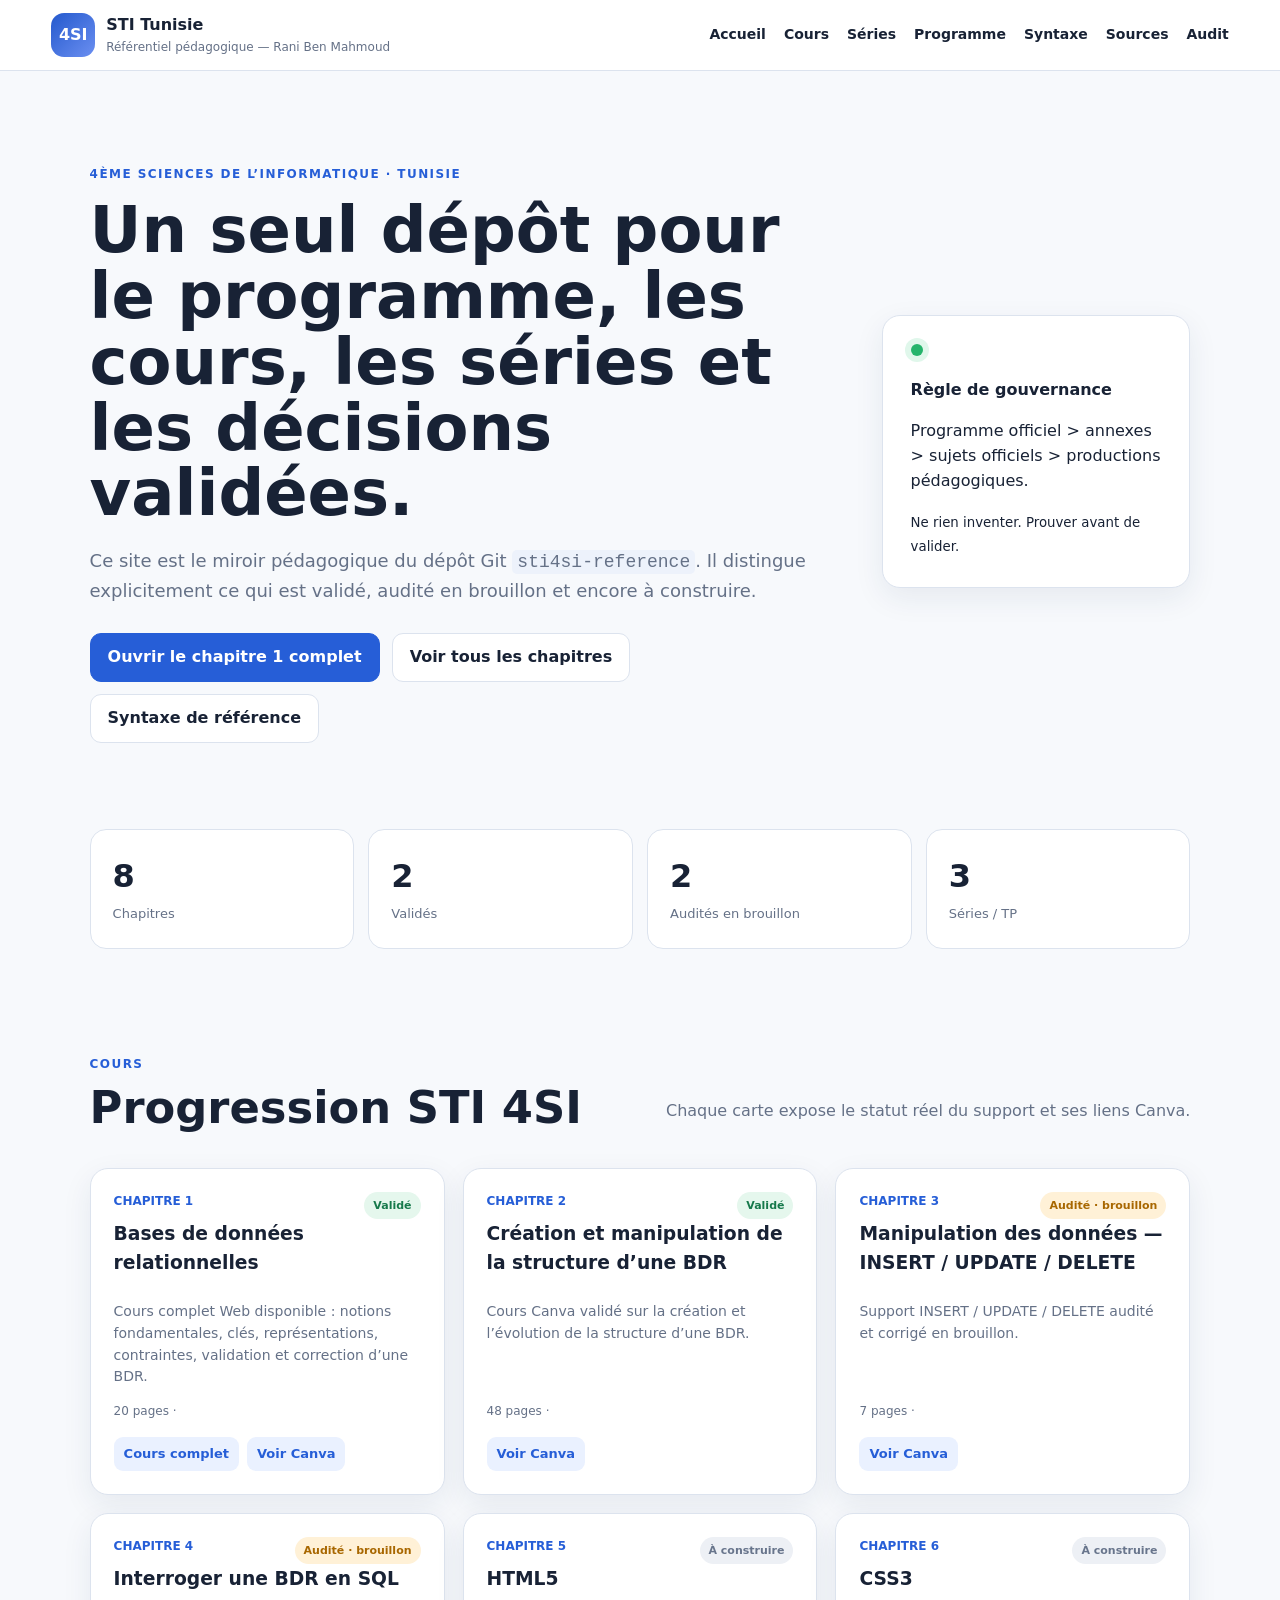
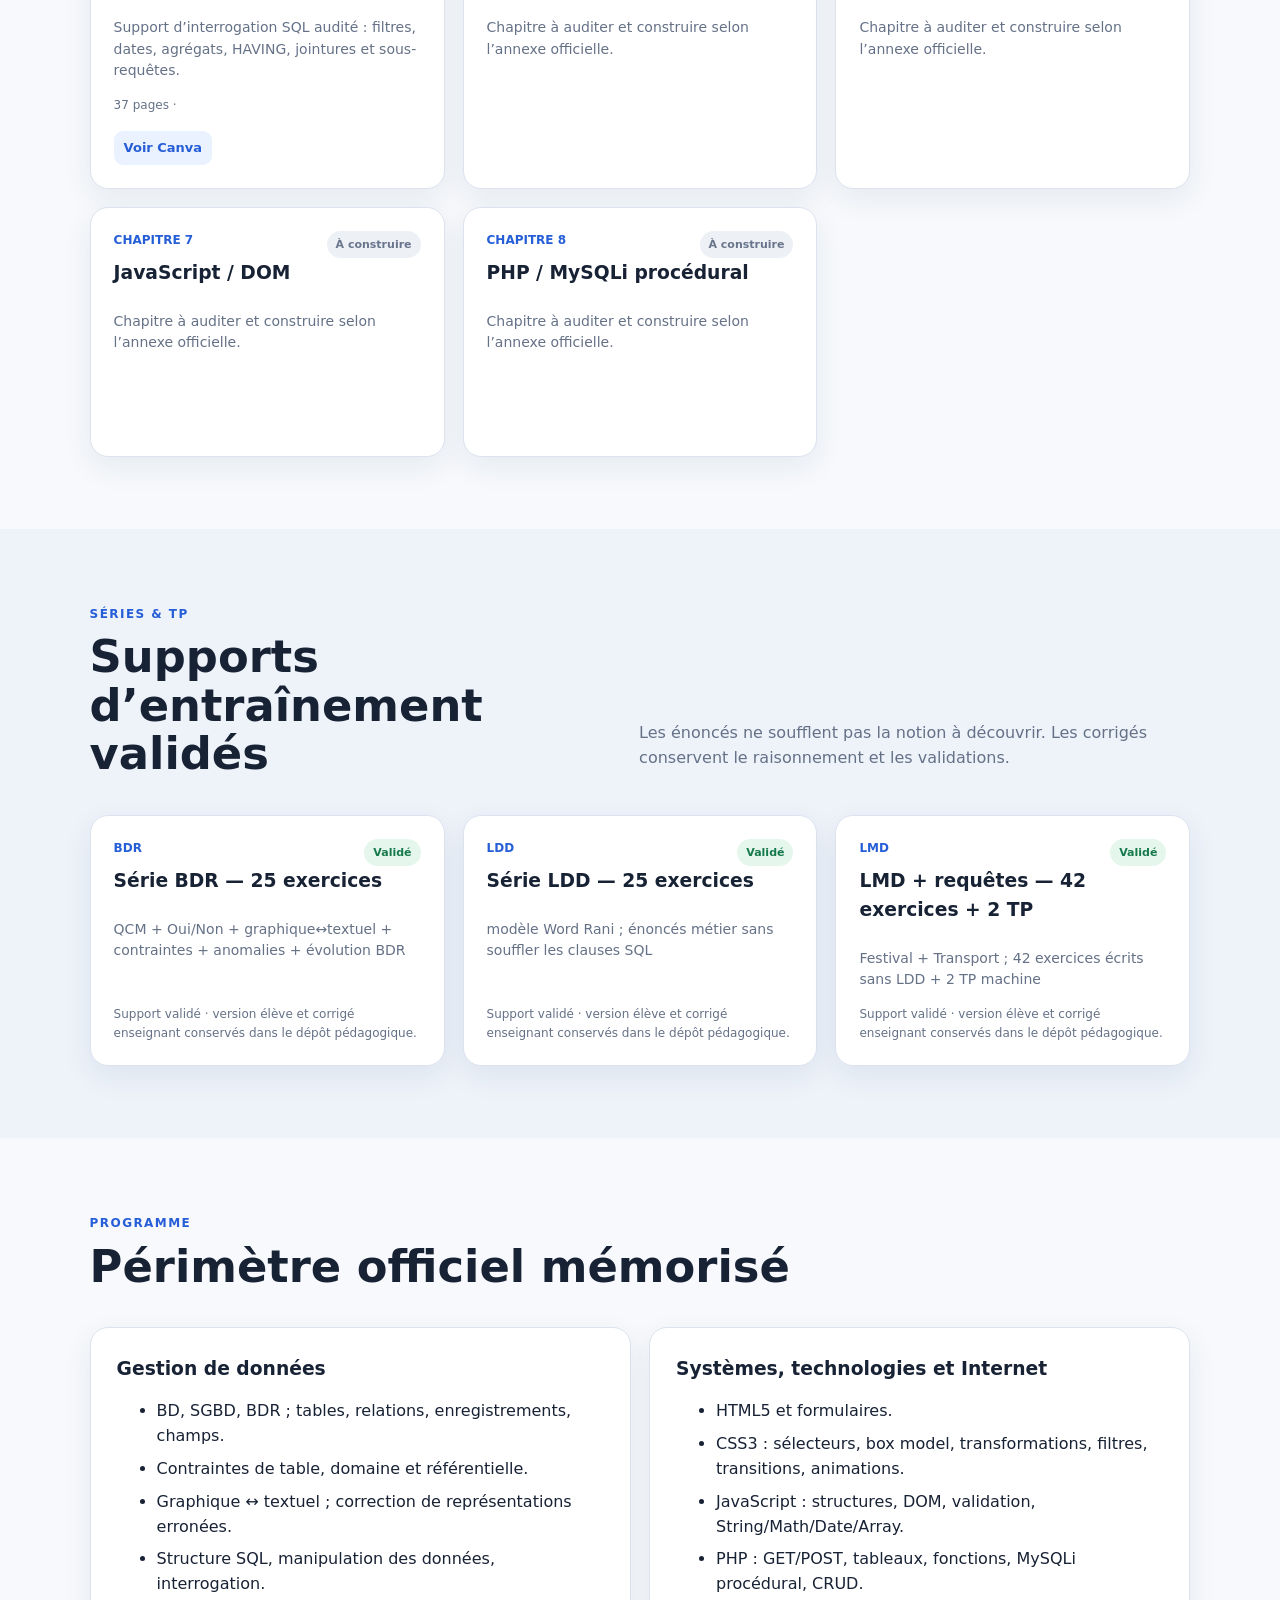
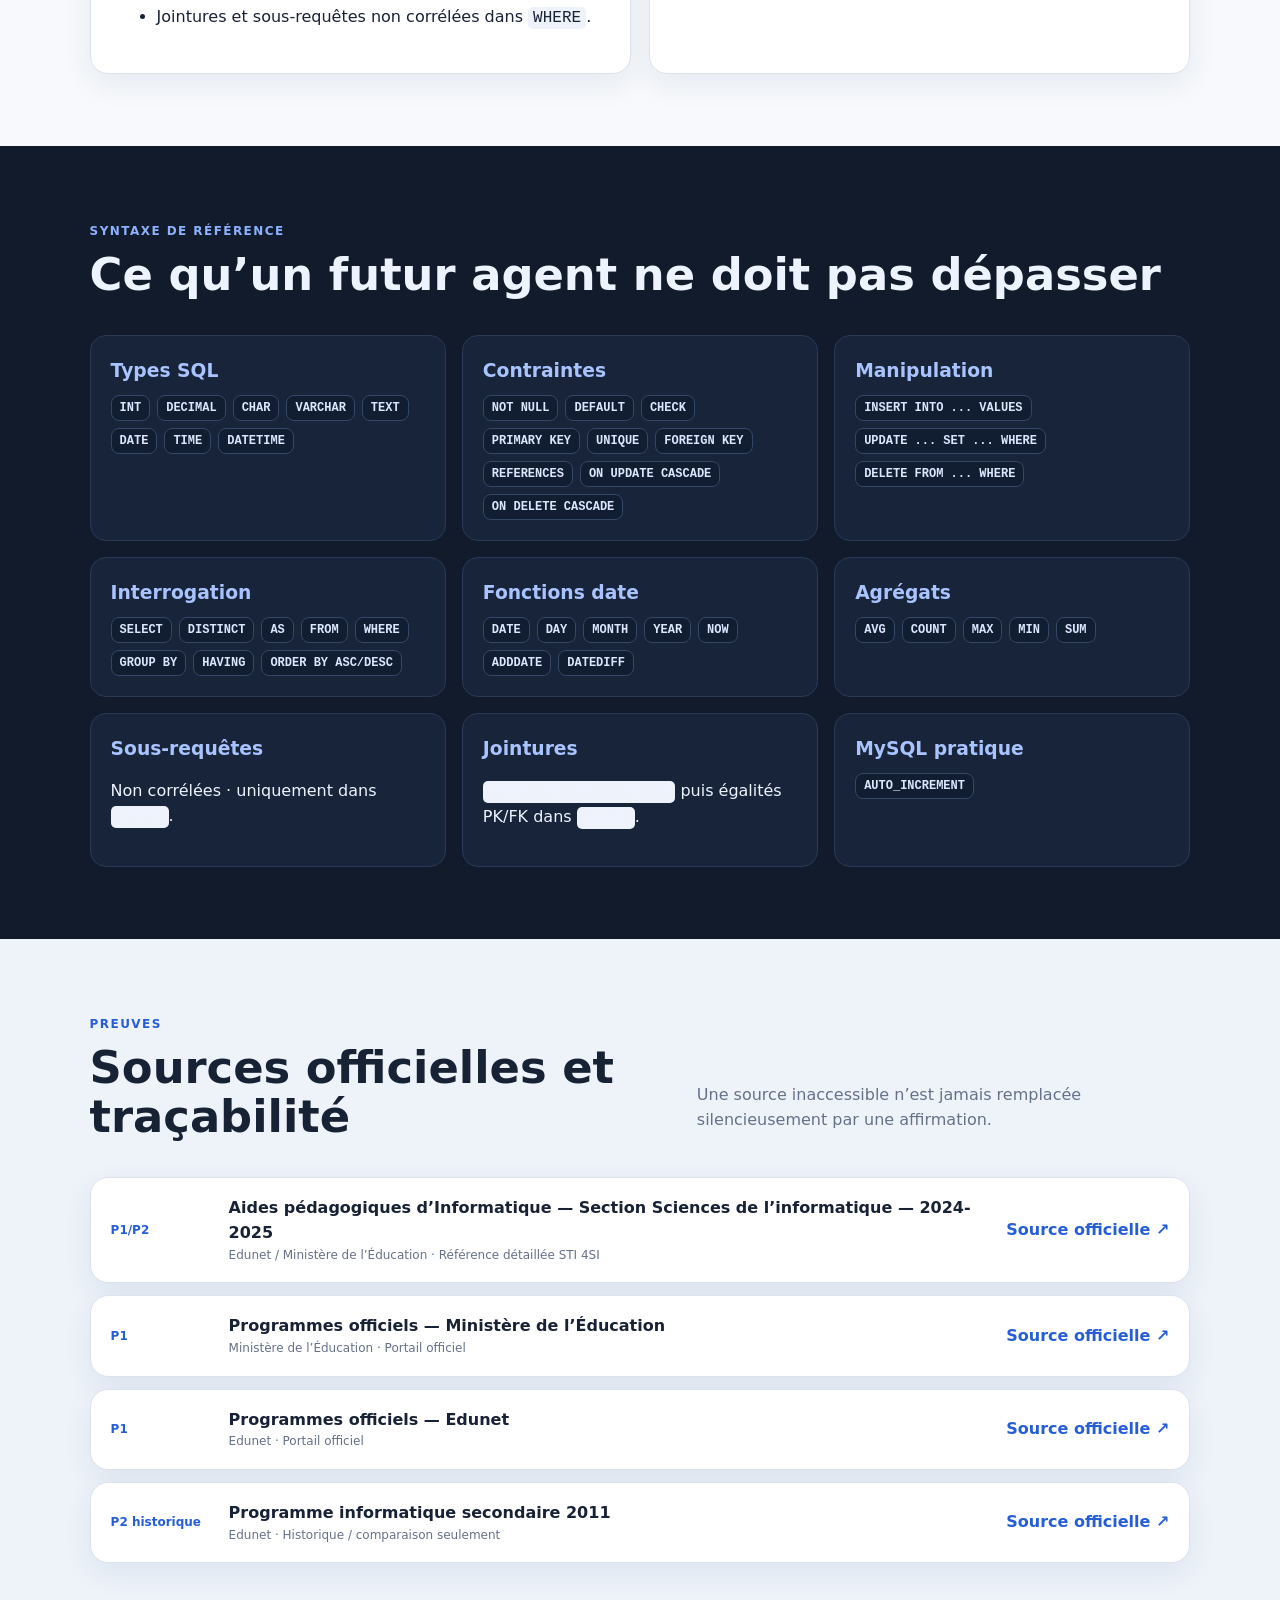
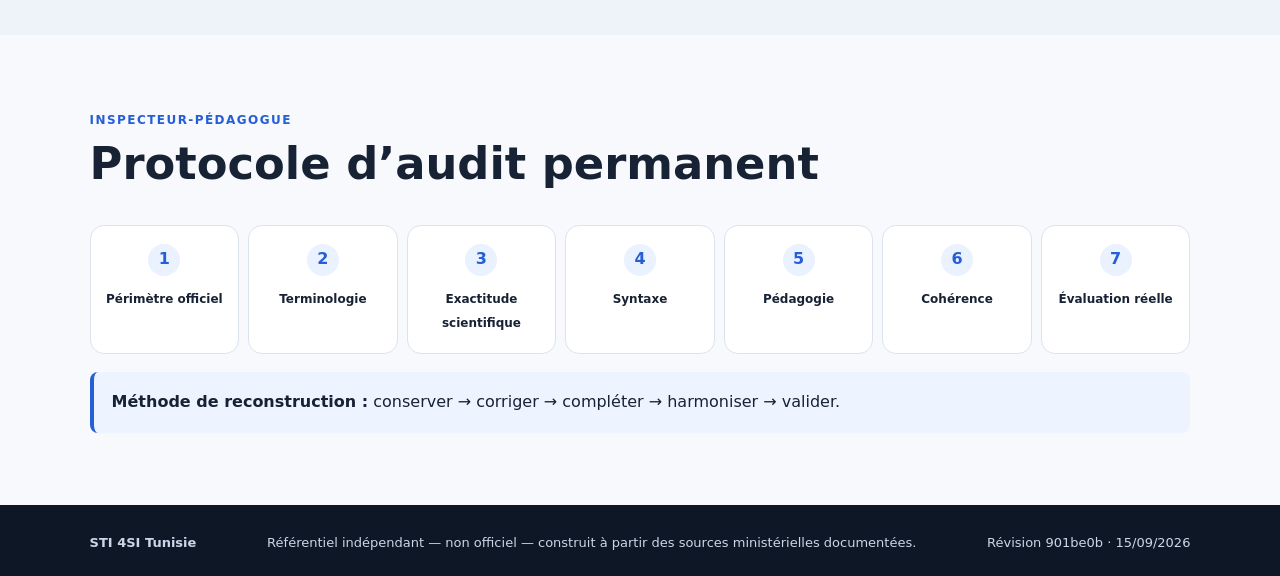
<file: index.html>
<!doctype html>
<html lang="fr">
<head>
  <meta charset="utf-8">
  <meta name="viewport" content="width=device-width,initial-scale=1">
  <meta name="description" content="Référentiel pédagogique STI 4SI Tunisie — programme, cours, séries et règles d'audit.">
  <title>STI 4SI Tunisie — Référentiel</title>
  <link rel="stylesheet" href="css/app.css">
</head>
<body>
  <header class="topbar">
    <div class="brand"><span class="brand-mark">4SI</span><div><strong>STI Tunisie</strong><small>Référentiel pédagogique — Rani Ben Mahmoud</small></div></div>
    <button id="menuBtn" class="menu-btn" aria-label="Ouvrir le menu">☰</button>
    <nav id="nav"><a href="#dashboard">Accueil</a><a href="#chapters">Cours</a><a href="#series">Séries</a><a href="#programme">Programme</a><a href="#syntax">Syntaxe</a><a href="#sources">Sources</a><a href="#audit">Audit</a></nav>
  </header>

  <main>
    <section id="dashboard" class="hero section">
      <div class="hero-copy">
        <span class="eyebrow">4ème Sciences de l’Informatique · Tunisie</span>
        <h1>Un seul dépôt pour le programme, les cours, les séries et les décisions validées.</h1>
        <p>Ce site est le miroir pédagogique du dépôt Git <code>sti4si-reference</code>. Il distingue explicitement ce qui est validé, audité en brouillon et encore à construire.</p>
        <div class="hero-actions"><a class="btn primary" href="cours/bdr.html">Ouvrir le chapitre 1 complet</a><a class="btn" href="#chapters">Voir tous les chapitres</a><a class="btn" href="#syntax">Syntaxe de référence</a></div>
      </div>
      <aside class="hero-card"><div class="status-dot"></div><strong>Règle de gouvernance</strong><p>Programme officiel &gt; annexes &gt; sujets officiels &gt; productions pédagogiques.</p><small>Ne rien inventer. Prouver avant de valider.</small></aside>
    </section>

    <section class="stats section" id="stats"></section>

    <section id="chapters" class="section">
      <div class="section-head"><div><span class="eyebrow">Cours</span><h2>Progression STI 4SI</h2></div><p>Chaque carte expose le statut réel du support et ses liens Canva.</p></div>
      <div id="chaptersGrid" class="grid cards"></div>
    </section>

    <section id="series" class="section alt">
      <div class="section-head"><div><span class="eyebrow">Séries & TP</span><h2>Supports d’entraînement validés</h2></div><p>Les énoncés ne soufflent pas la notion à découvrir. Les corrigés conservent le raisonnement et les validations.</p></div>
      <div id="seriesGrid" class="grid cards"></div>
    </section>

    <section id="programme" class="section">
      <div class="section-head"><div><span class="eyebrow">Programme</span><h2>Périmètre officiel mémorisé</h2></div></div>
      <div class="two-col">
        <article class="panel"><h3>Gestion de données</h3><ul><li>BD, SGBD, BDR ; tables, relations, enregistrements, champs.</li><li>Contraintes de table, domaine et référentielle.</li><li>Graphique ↔ textuel ; correction de représentations erronées.</li><li>Structure SQL, manipulation des données, interrogation.</li><li>Jointures et sous-requêtes non corrélées dans <code>WHERE</code>.</li></ul></article>
        <article class="panel"><h3>Systèmes, technologies et Internet</h3><ul><li>HTML5 et formulaires.</li><li>CSS3 : sélecteurs, box model, transformations, filtres, transitions, animations.</li><li>JavaScript : structures, DOM, validation, String/Math/Date/Array.</li><li>PHP : GET/POST, tableaux, fonctions, MySQLi procédural, CRUD.</li></ul></article>
      </div>
    </section>

    <section id="syntax" class="section dark">
      <div class="section-head light"><div><span class="eyebrow">Syntaxe de référence</span><h2>Ce qu’un futur agent ne doit pas dépasser</h2></div></div>
      <div id="syntaxGrid" class="syntax-grid"></div>
    </section>

    <section id="sources" class="section alt">
      <div class="section-head"><div><span class="eyebrow">Preuves</span><h2>Sources officielles et traçabilité</h2></div><p>Une source inaccessible n’est jamais remplacée silencieusement par une affirmation.</p></div>
      <div id="sourcesList" class="source-list"></div>
    </section>

    <section id="audit" class="section">
      <div class="section-head"><div><span class="eyebrow">Inspecteur-pédagogue</span><h2>Protocole d’audit permanent</h2></div></div>
      <div class="audit-steps"><div><b>1</b><span>Périmètre officiel</span></div><div><b>2</b><span>Terminologie</span></div><div><b>3</b><span>Exactitude scientifique</span></div><div><b>4</b><span>Syntaxe</span></div><div><b>5</b><span>Pédagogie</span></div><div><b>6</b><span>Cohérence</span></div><div><b>7</b><span>Évaluation réelle</span></div></div>
      <div class="notice"><strong>Méthode de reconstruction :</strong> conserver → corriger → compléter → harmoniser → valider.</div>
    </section>
  </main>

  <footer><strong>STI 4SI Tunisie</strong><span>Référentiel indépendant — non officiel — construit à partir des sources ministérielles documentées.</span><span id="buildDate"></span></footer>
  <script src="js/app.js"></script>
</body>
</html>
</file>
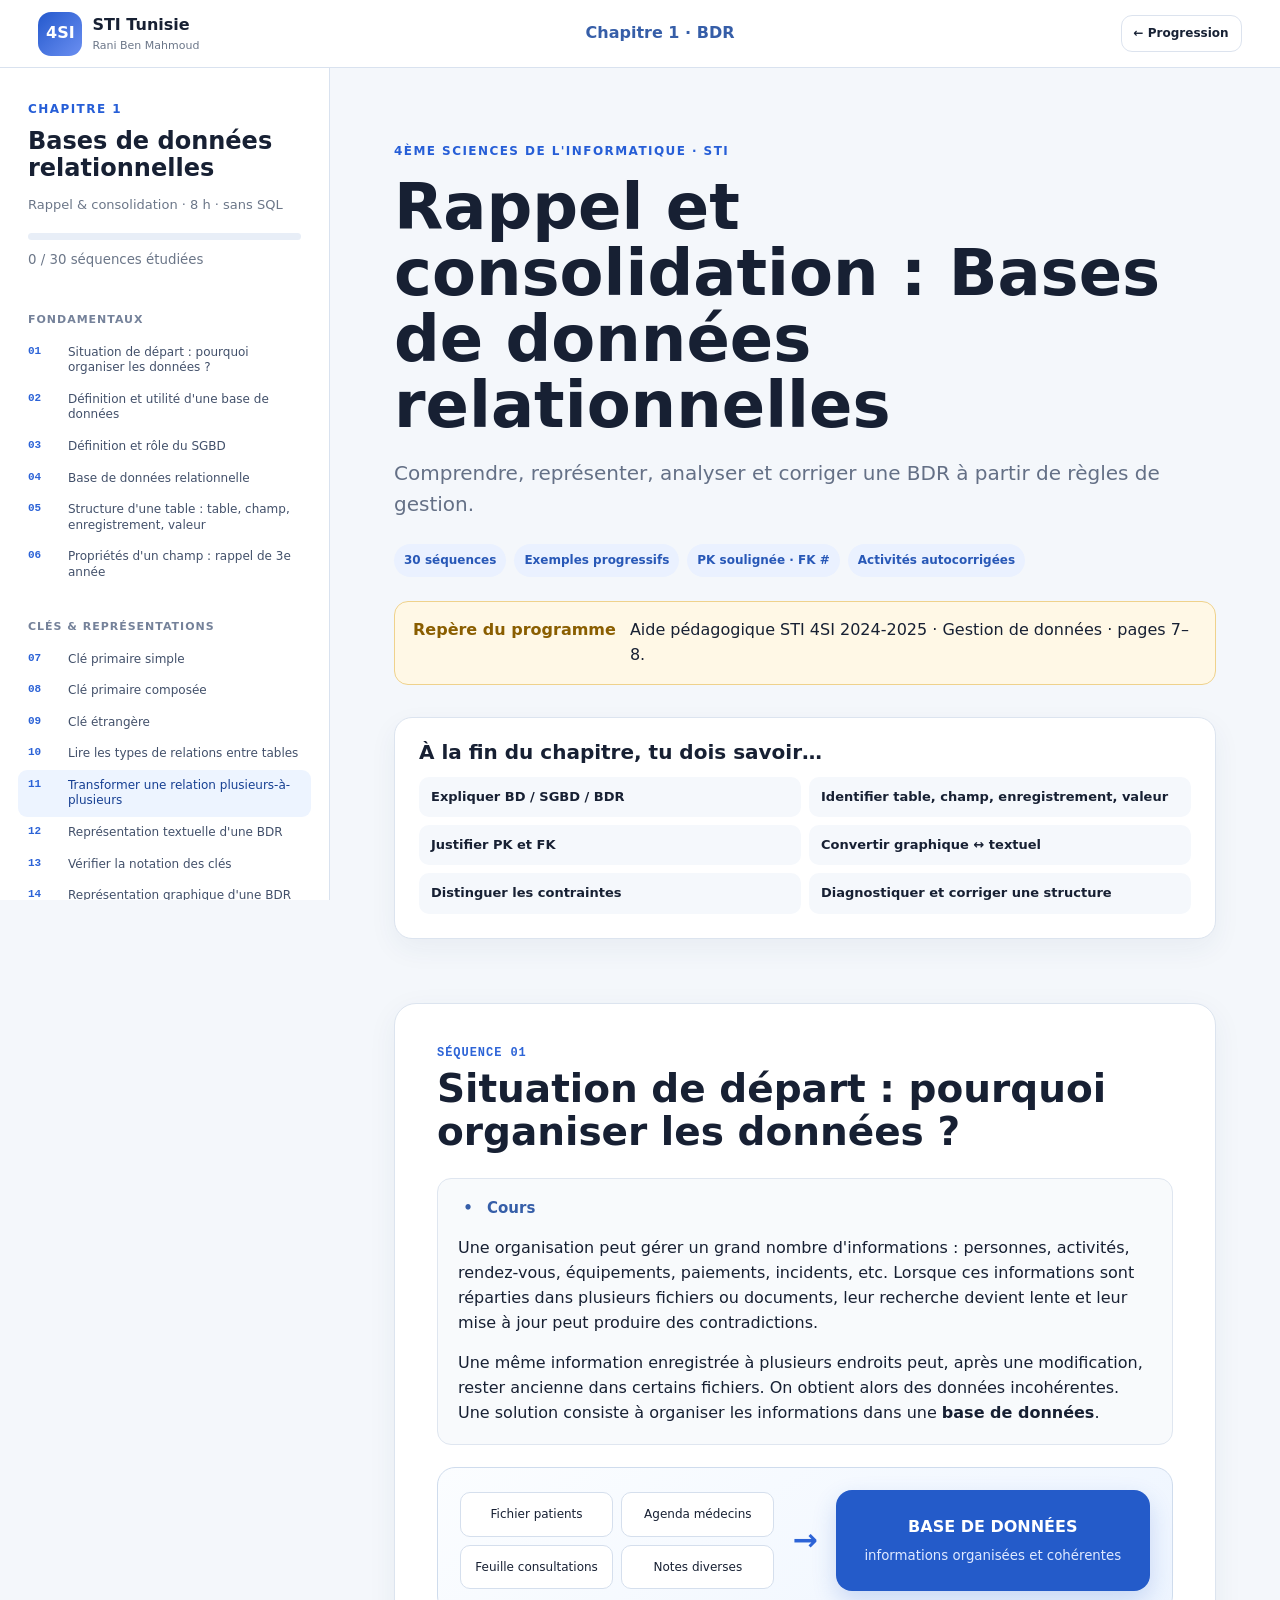
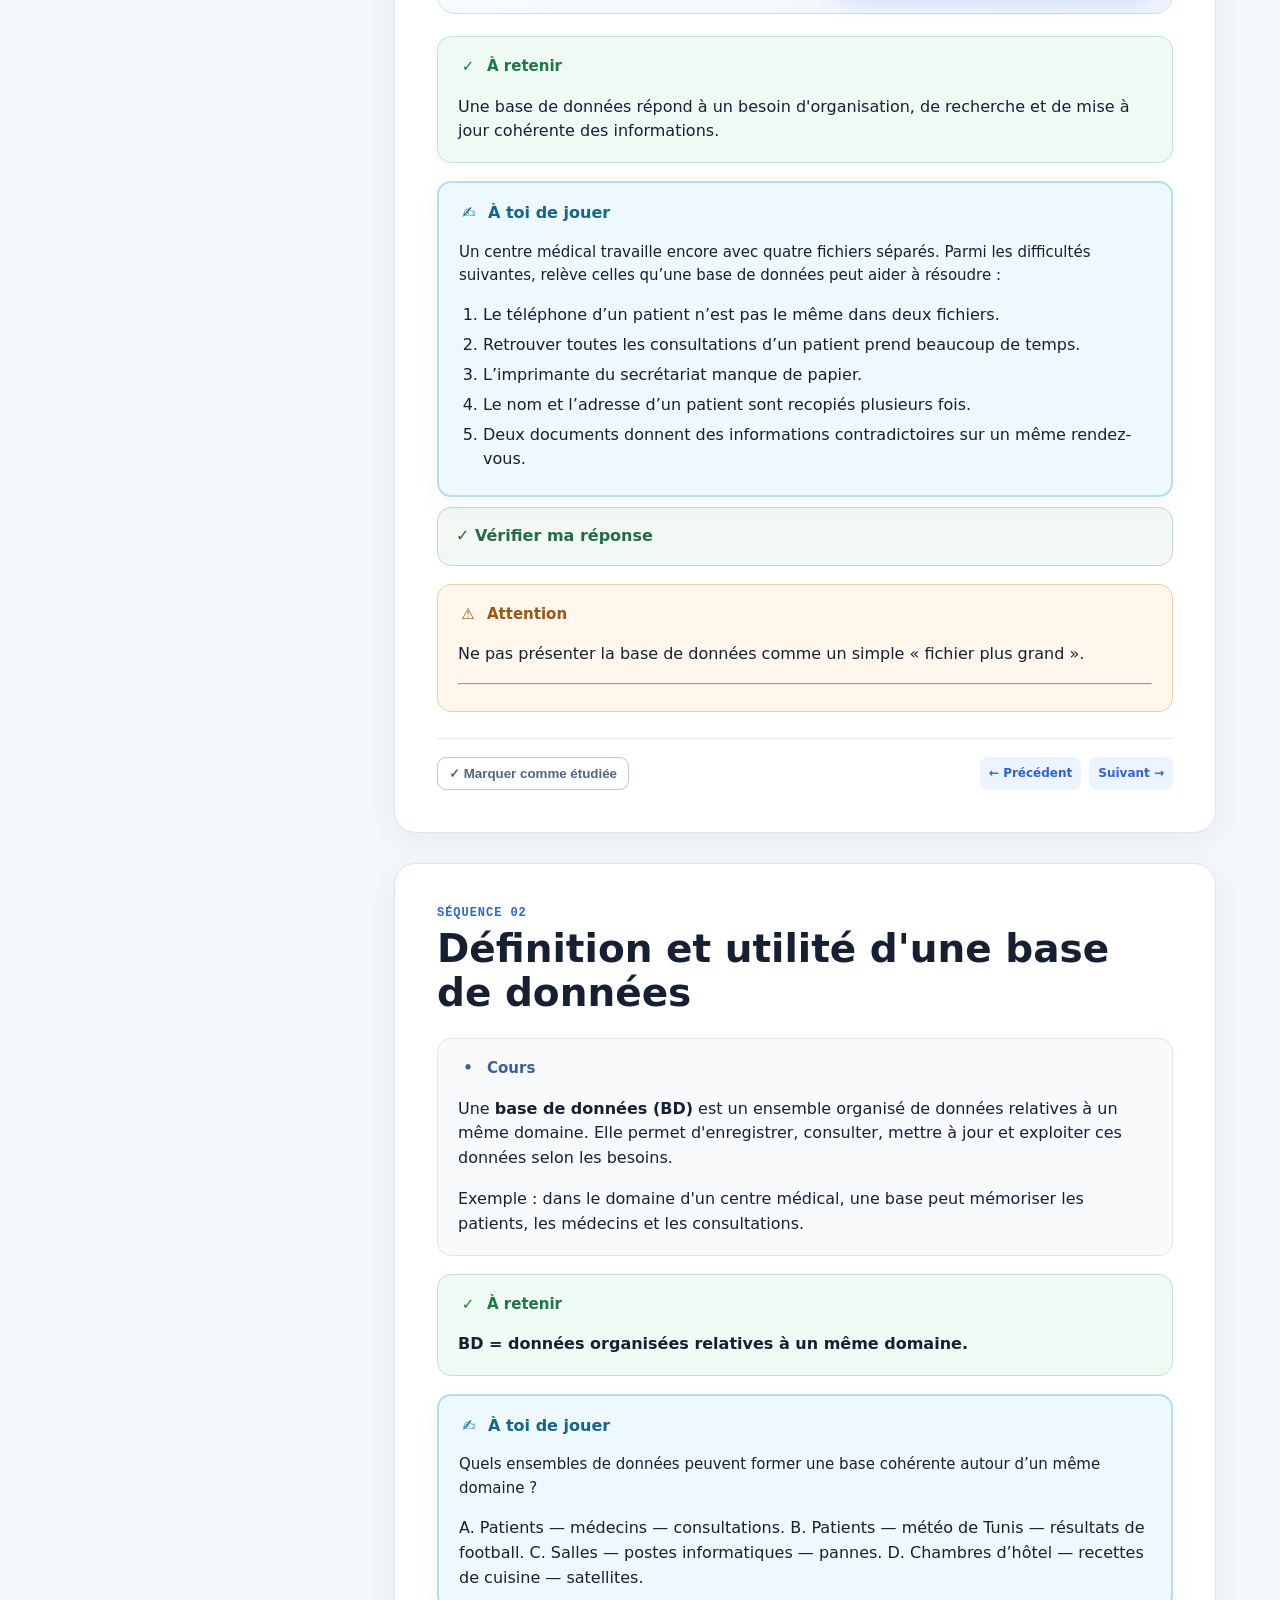
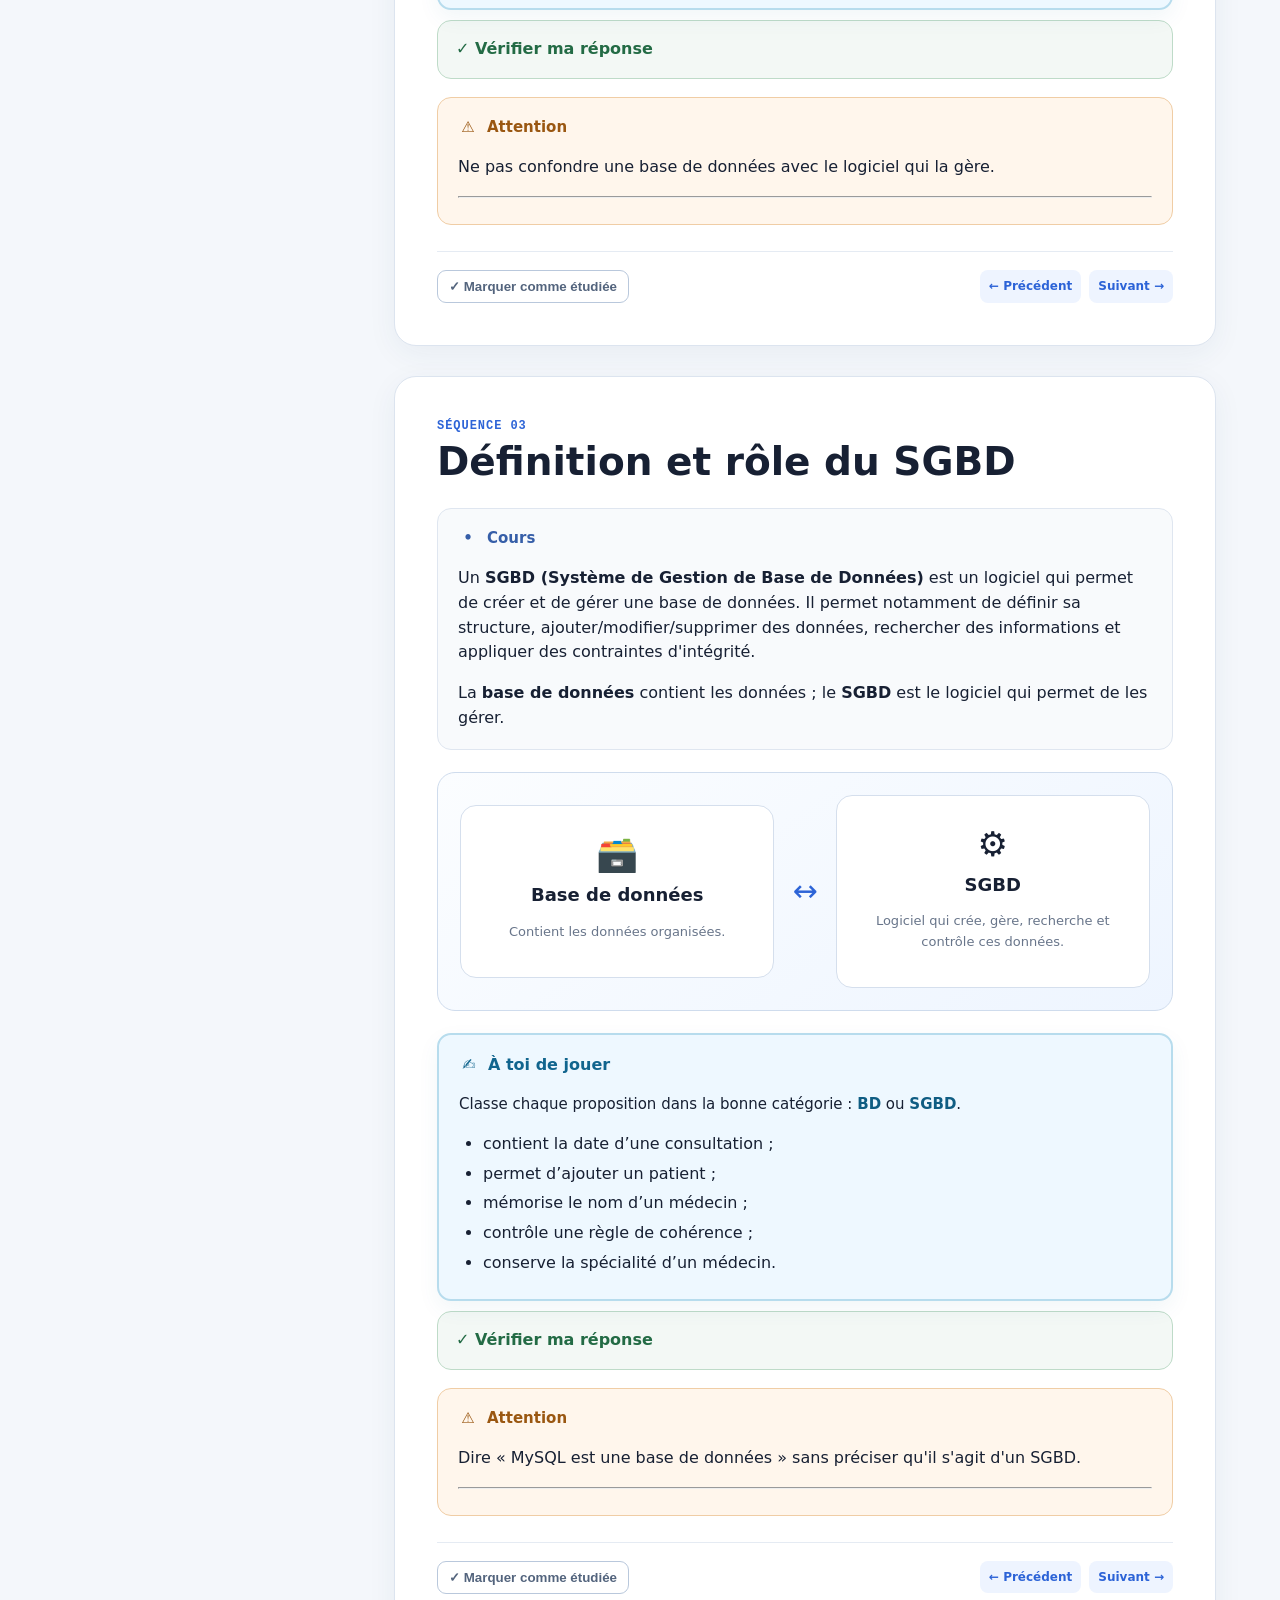
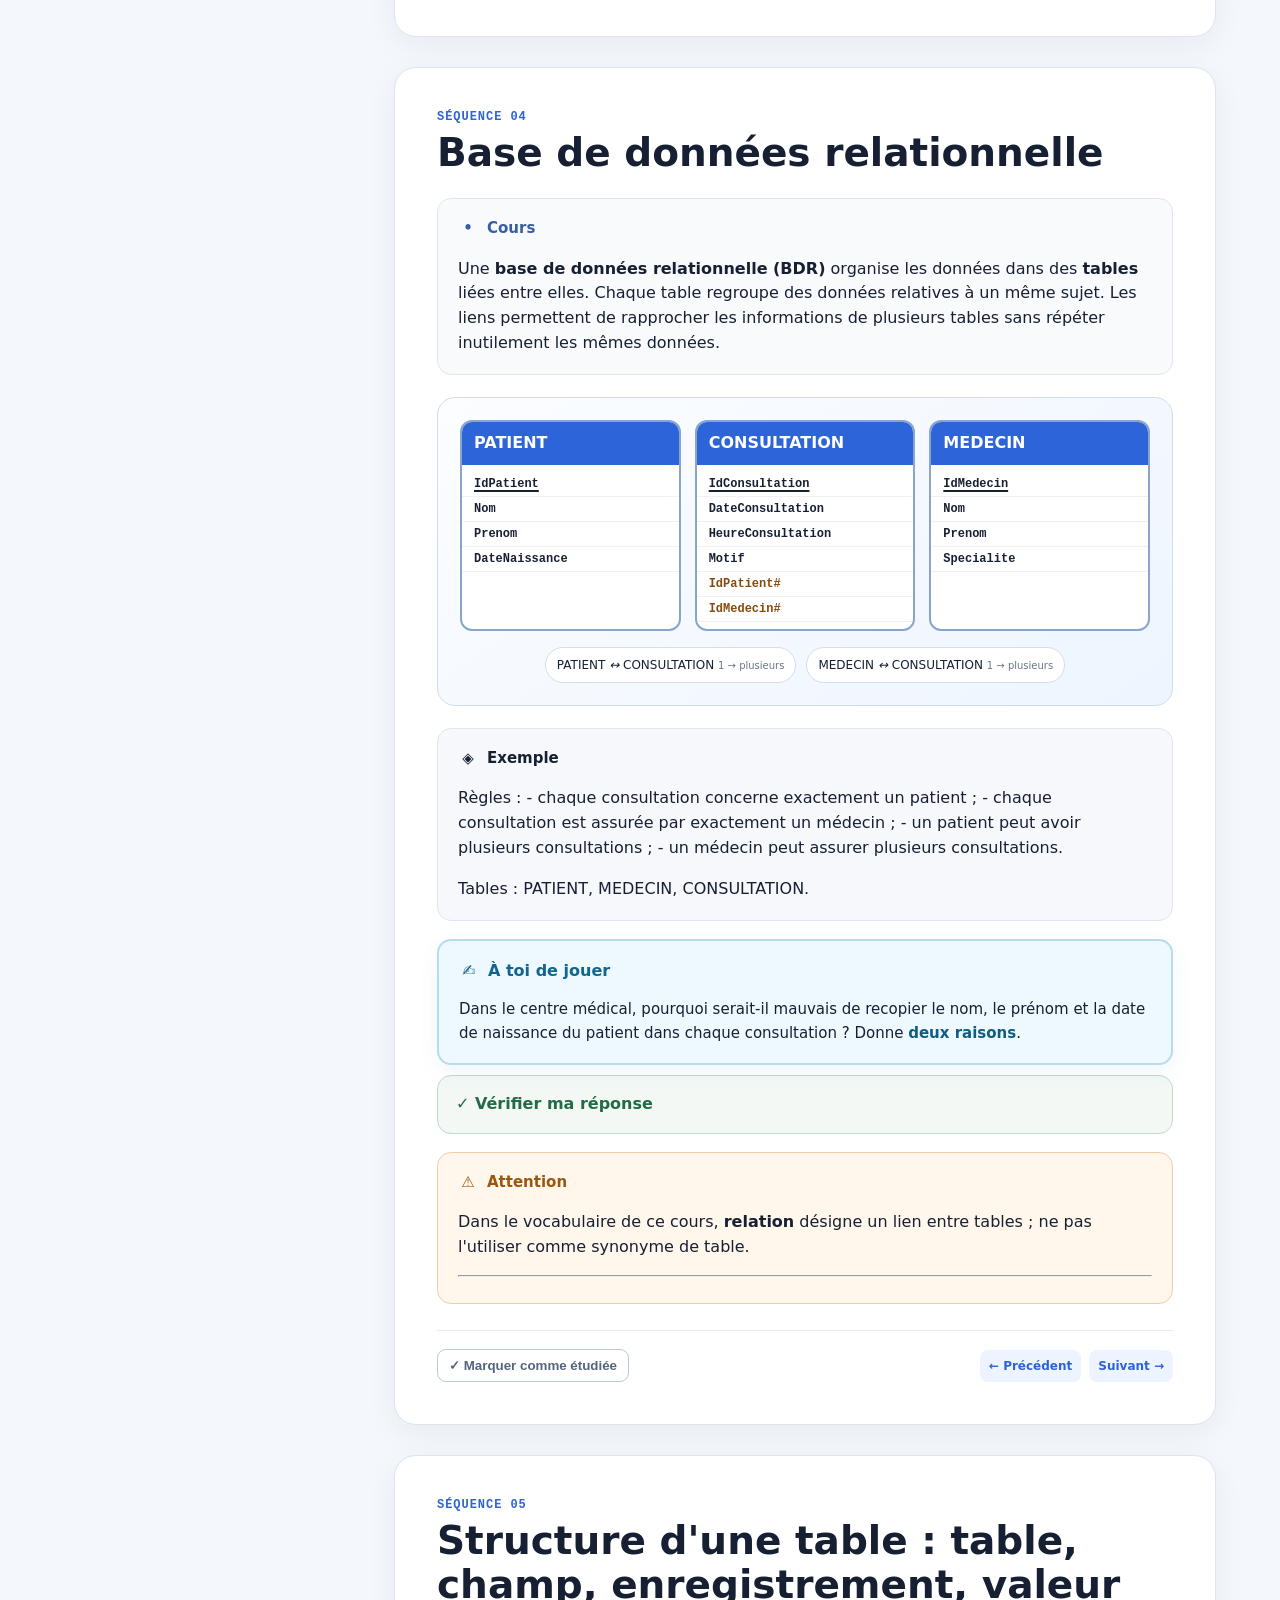
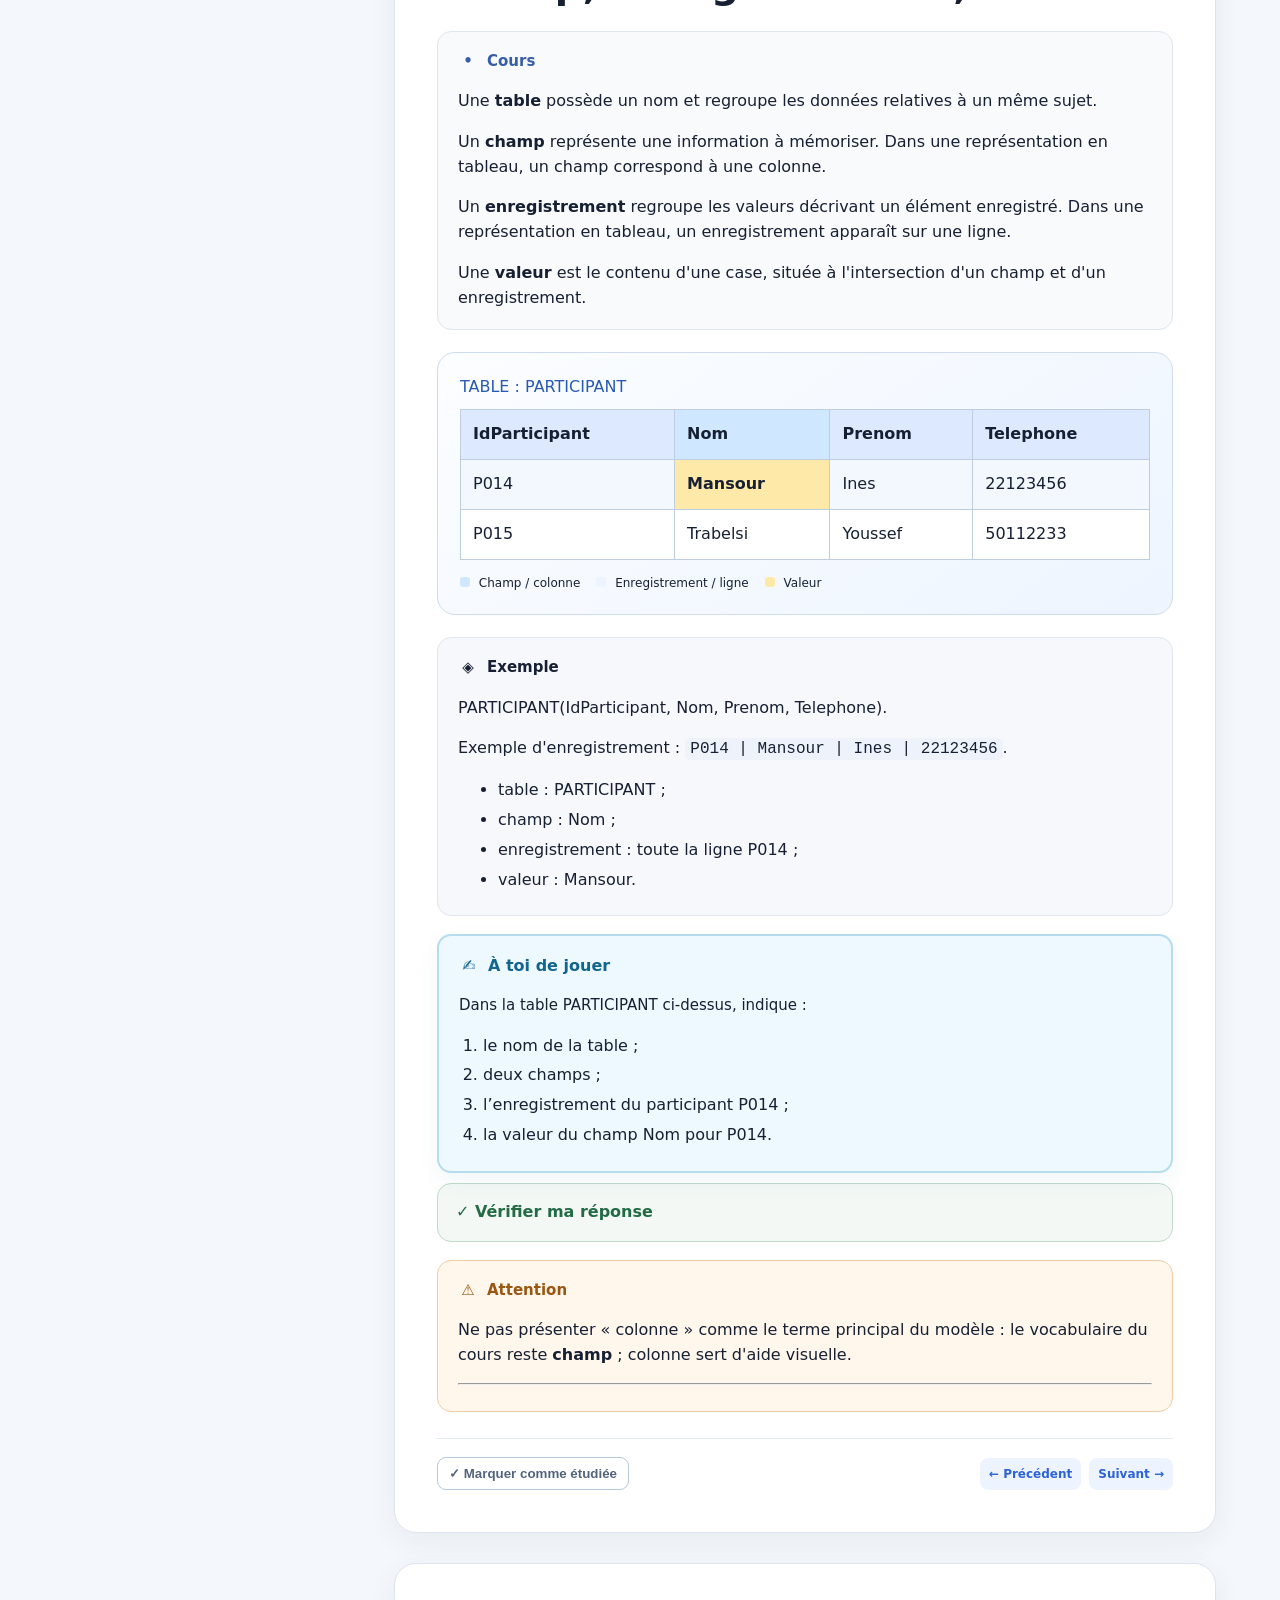
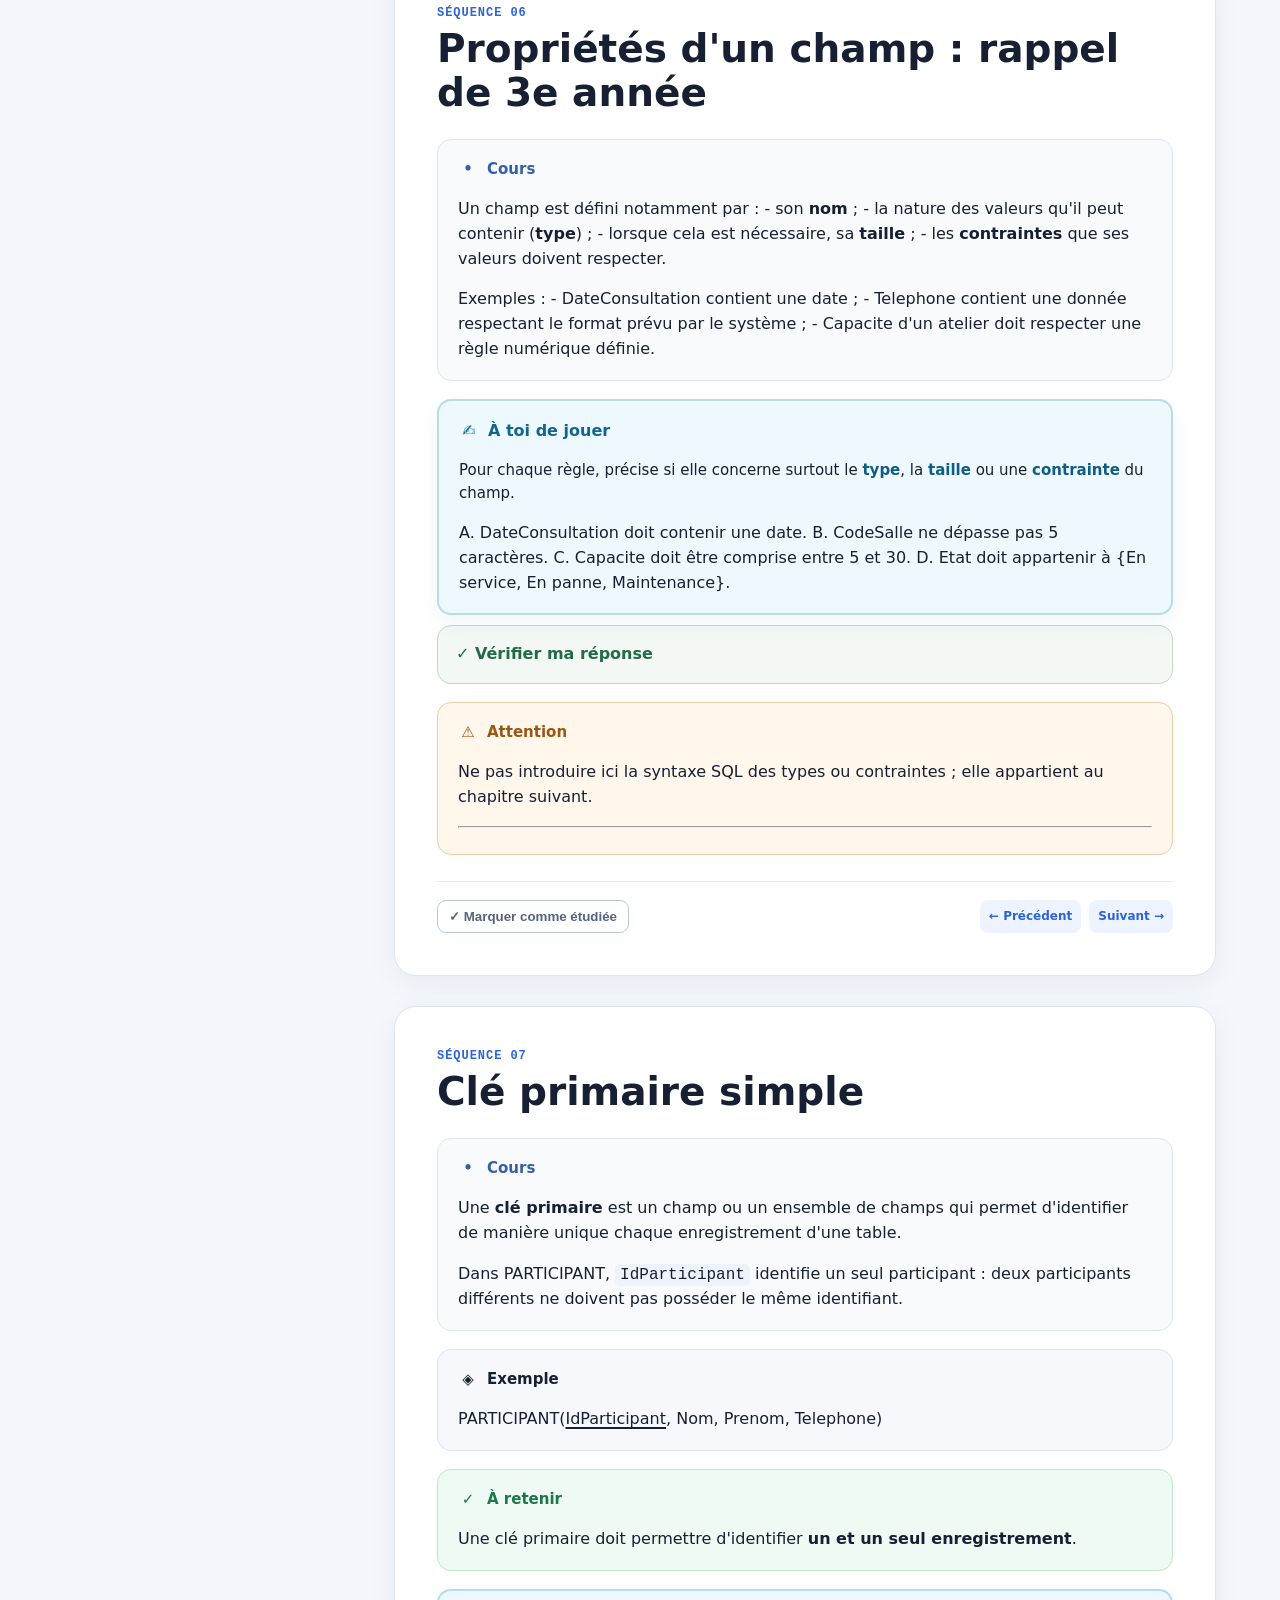
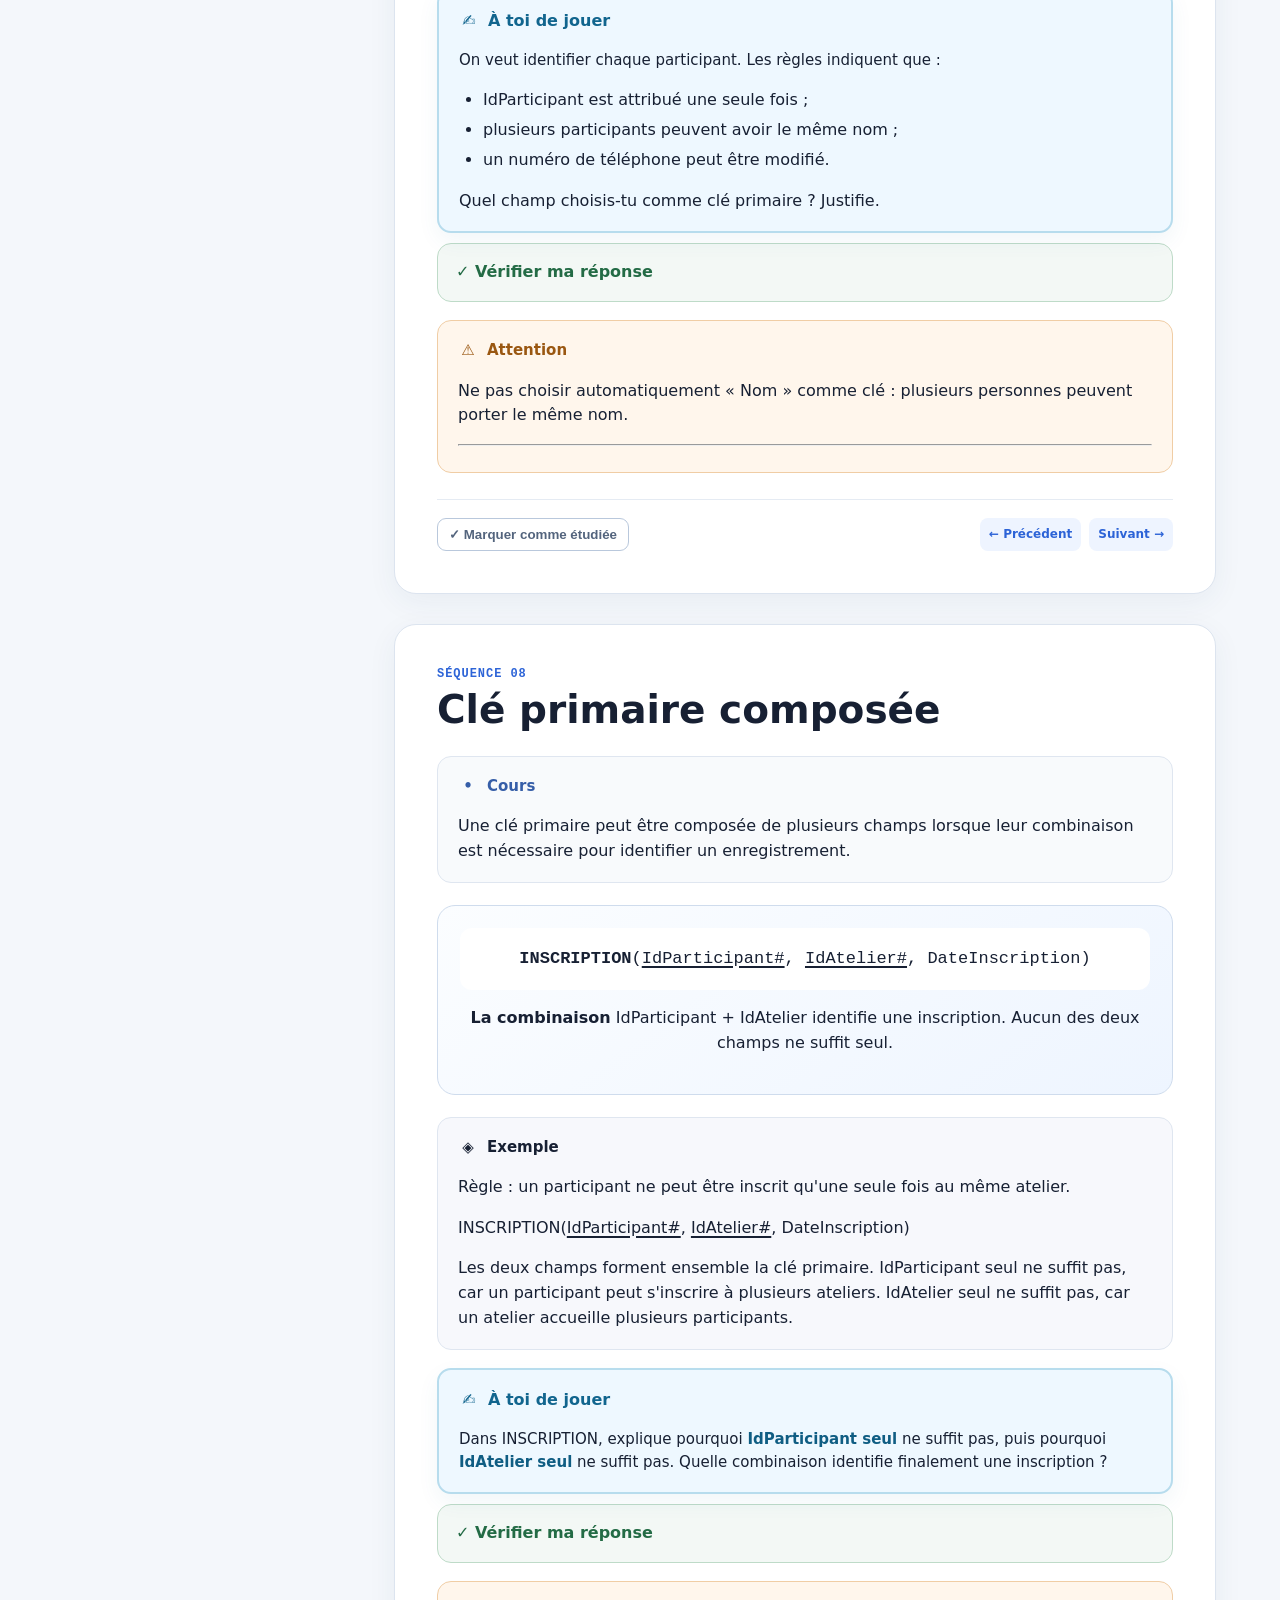
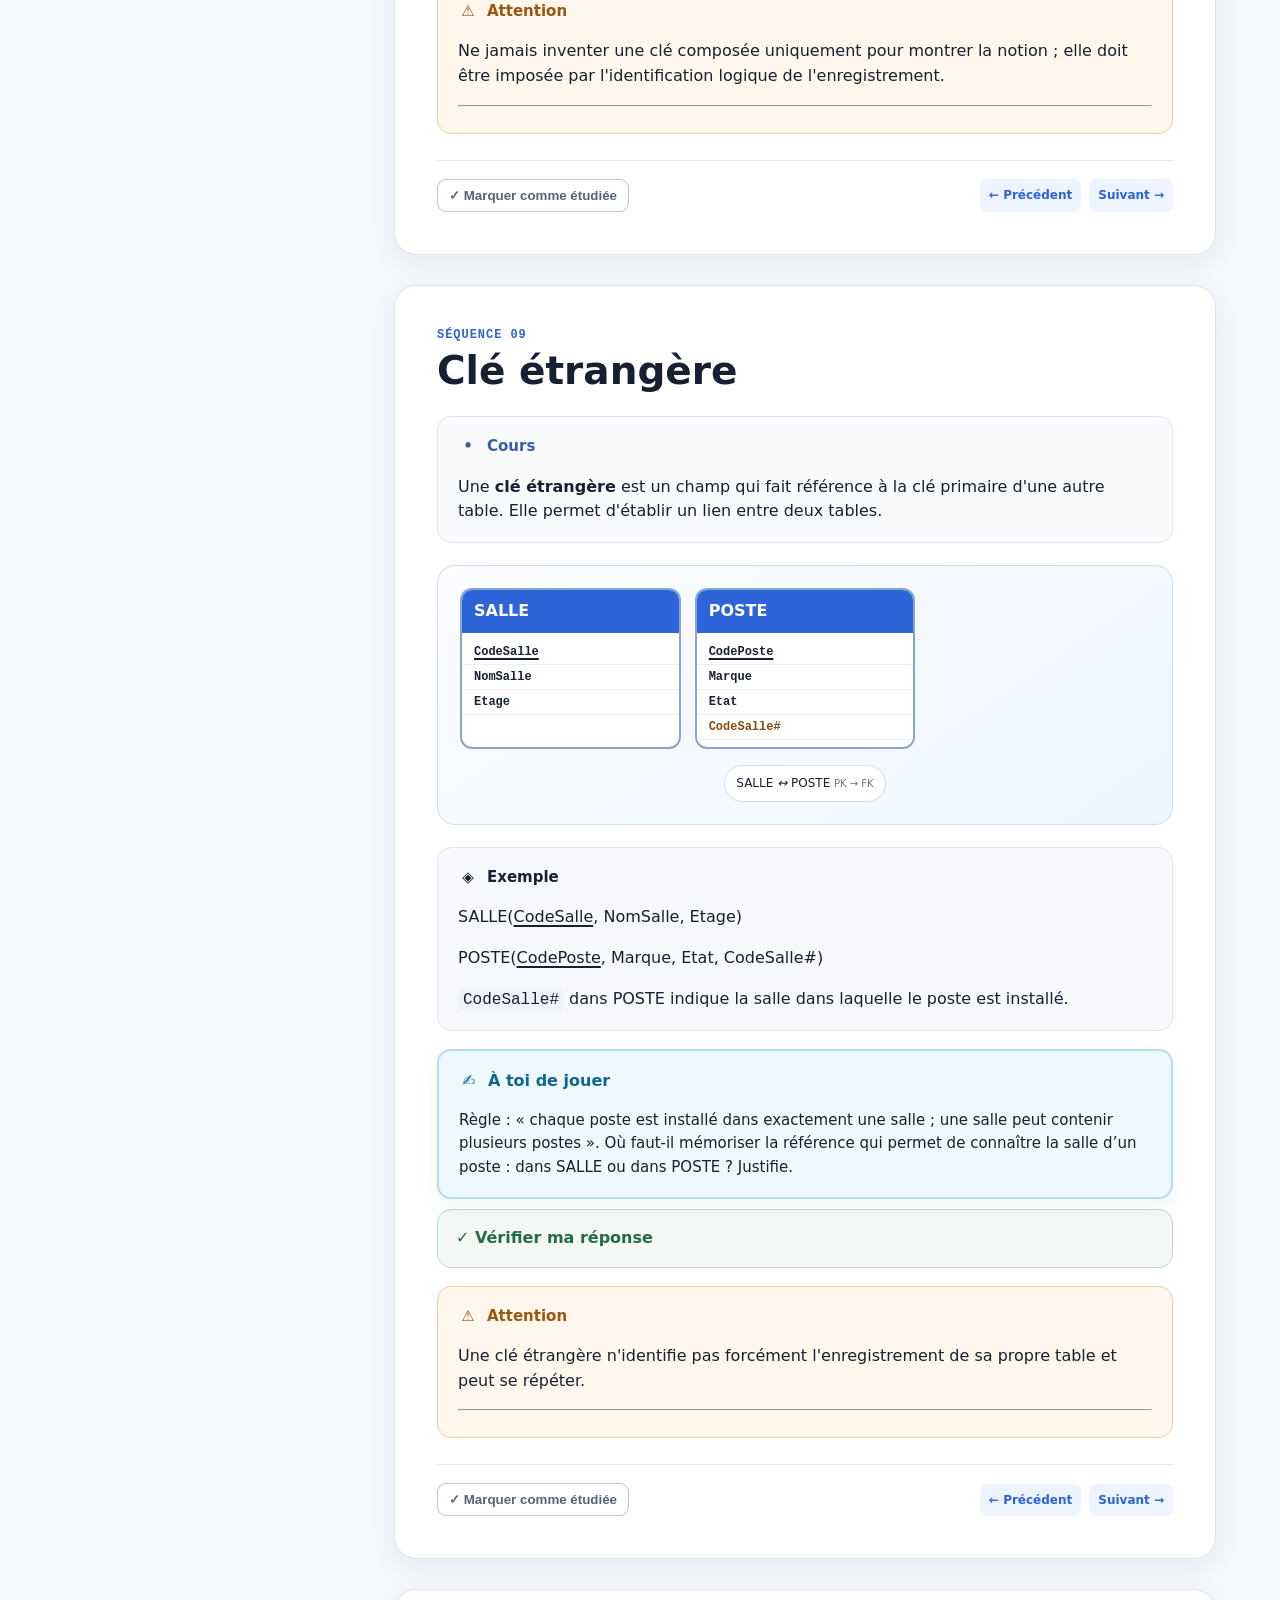
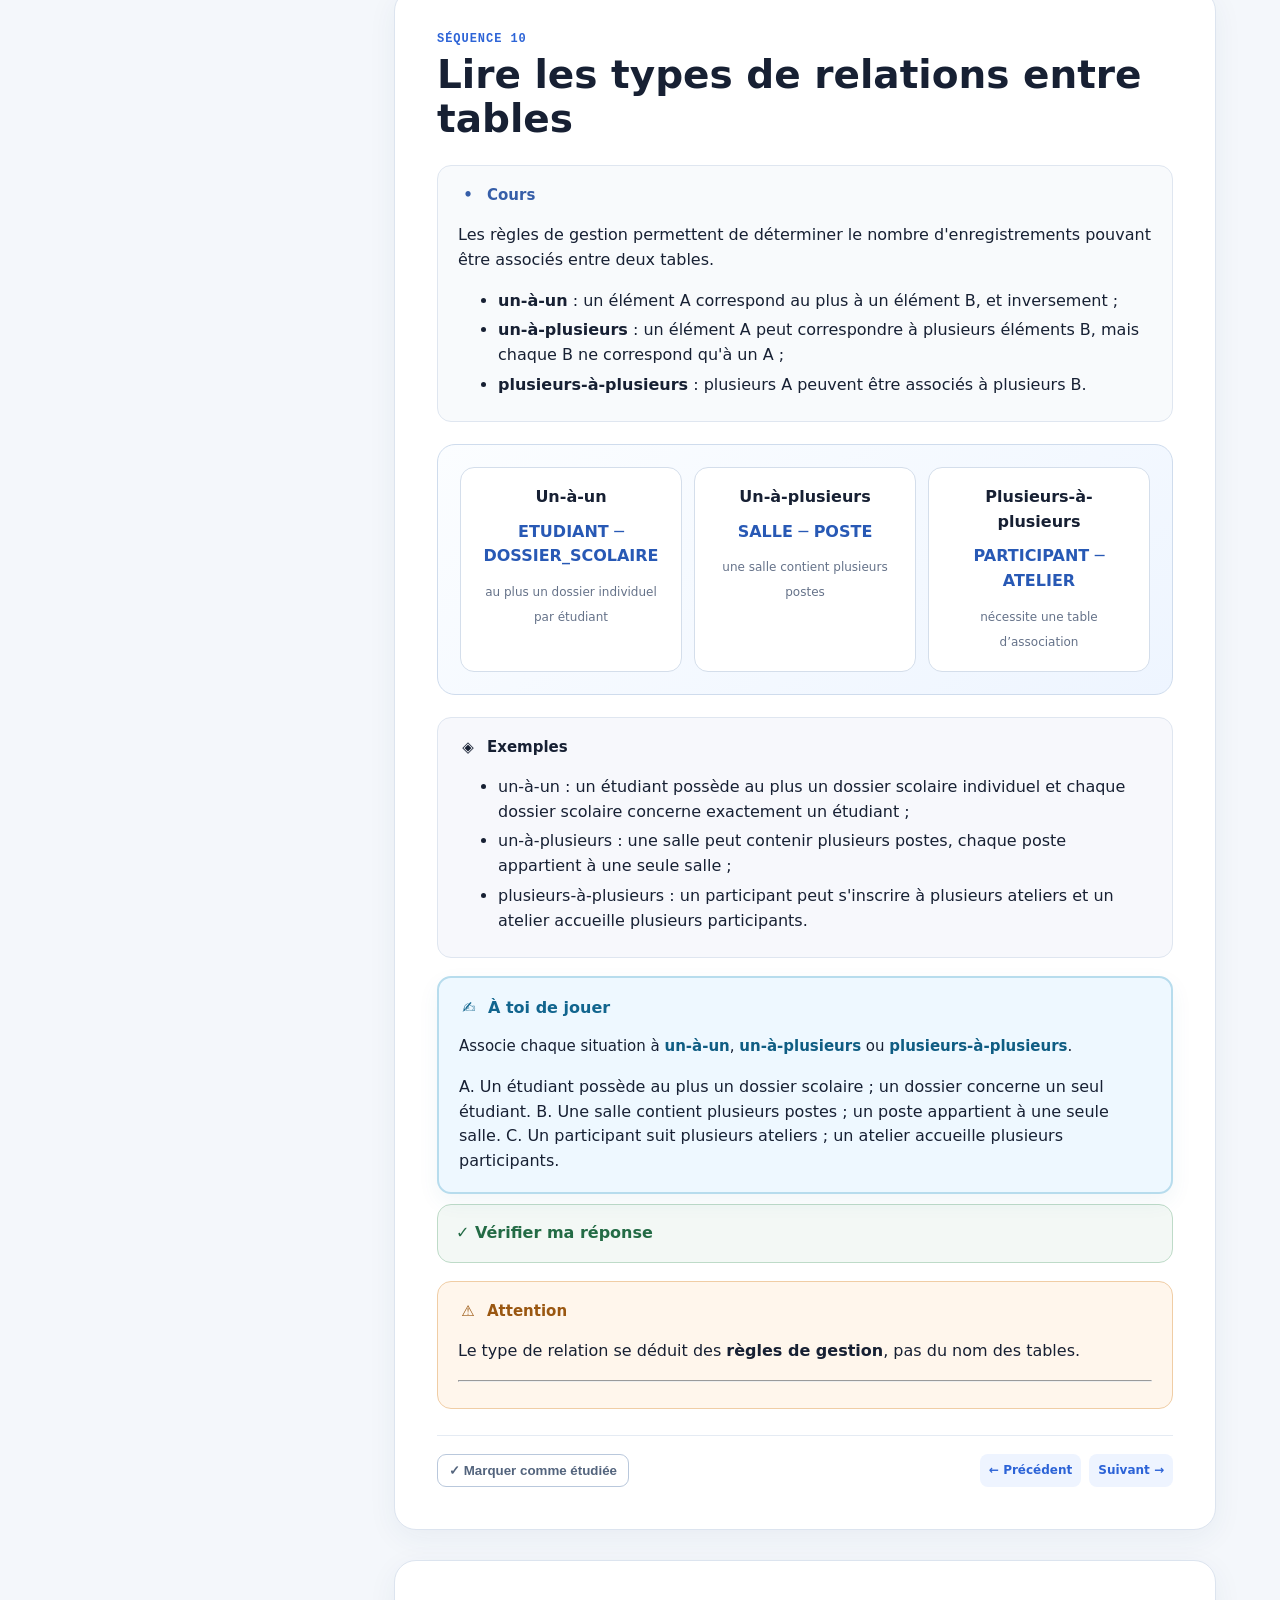
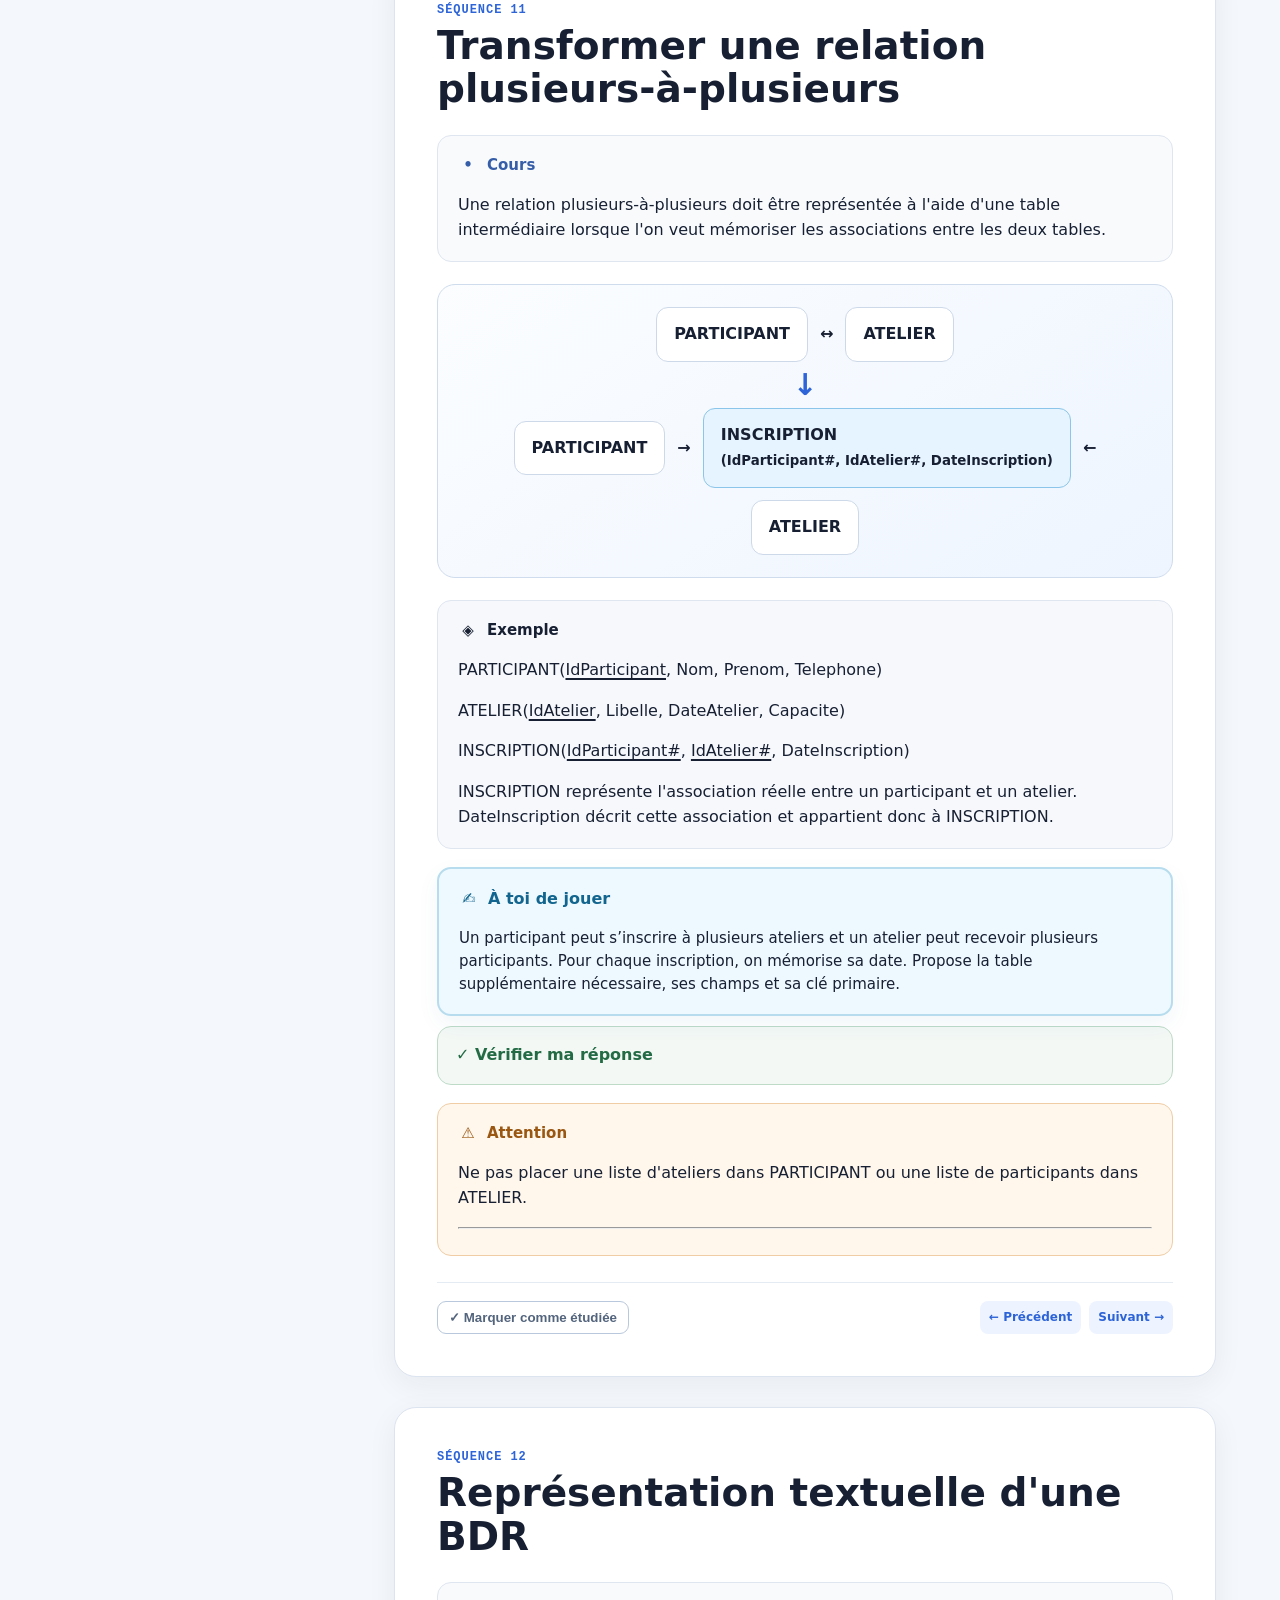
<file: cours/bdr.html>
<!doctype html><html lang="fr"><head><meta charset="utf-8"><meta name="viewport" content="width=device-width,initial-scale=1"><meta name="description" content="Cours numérique STI 4SI — Bases de données relationnelles, programme tunisien."><title>Chapitre 1 — Bases de données relationnelles · STI 4SI</title><link rel="stylesheet" href="../css/app.css"><link rel="stylesheet" href="../css/course.css"></head><body class="course-page"><header class="course-topbar" id="course-top"><a class="course-brand" href="../index.html"><span class="brand-mark">4SI</span><span><strong>STI Tunisie</strong><small>Rani Ben Mahmoud</small></span></a><div class="course-title-mini">Chapitre 1 · BDR</div><a class="btn small" href="../index.html#chapters">← Progression</a></header><div class="course-shell"><aside class="course-sidebar"><div class="sidebar-head"><span class="eyebrow">Chapitre 1</span><h1>Bases de données relationnelles</h1><p>Rappel & consolidation · 8 h · sans SQL</p><div class="progress"><div id="progressBar"></div></div><small id="progressText">0 / 30 séquences étudiées</small></div><div class="nav-group"><b>Fondamentaux</b><a href="#seq-1" data-seq="1"><span>01</span>Situation de départ : pourquoi organiser les données ?</a><a href="#seq-2" data-seq="2"><span>02</span>Définition et utilité d&#x27;une base de données</a><a href="#seq-3" data-seq="3"><span>03</span>Définition et rôle du SGBD</a><a href="#seq-4" data-seq="4"><span>04</span>Base de données relationnelle</a><a href="#seq-5" data-seq="5"><span>05</span>Structure d&#x27;une table : table, champ, enregistrement, valeur</a><a href="#seq-6" data-seq="6"><span>06</span>Propriétés d&#x27;un champ : rappel de 3e année</a></div><div class="nav-group"><b>Clés & représentations</b><a href="#seq-7" data-seq="7"><span>07</span>Clé primaire simple</a><a href="#seq-8" data-seq="8"><span>08</span>Clé primaire composée</a><a href="#seq-9" data-seq="9"><span>09</span>Clé étrangère</a><a href="#seq-10" data-seq="10"><span>10</span>Lire les types de relations entre tables</a><a href="#seq-11" data-seq="11"><span>11</span>Transformer une relation plusieurs-à-plusieurs</a><a href="#seq-12" data-seq="12"><span>12</span>Représentation textuelle d&#x27;une BDR</a><a href="#seq-13" data-seq="13"><span>13</span>Vérifier la notation des clés</a><a href="#seq-14" data-seq="14"><span>14</span>Représentation graphique d&#x27;une BDR</a><a href="#seq-15" data-seq="15"><span>15</span>Passer du graphique au textuel</a><a href="#seq-16" data-seq="16"><span>16</span>Passer du textuel au graphique</a></div><div class="nav-group"><b>Contraintes & correction</b><a href="#seq-17" data-seq="17"><span>17</span>Définition d&#x27;une contrainte d&#x27;intégrité</a><a href="#seq-18" data-seq="18"><span>18</span>Contrainte de table</a><a href="#seq-19" data-seq="19"><span>19</span>Contrainte de domaine</a><a href="#seq-20" data-seq="20"><span>20</span>Intégrité référentielle</a><a href="#seq-21" data-seq="21"><span>21</span>Évaluer une BDR erronée</a><a href="#seq-22" data-seq="22"><span>22</span>Faire évoluer une BDR par ajout ou déplacement d&#x27;un champ</a><a href="#seq-23" data-seq="23"><span>23</span>Faire évoluer une BDR par création d&#x27;une nouvelle table</a><a href="#seq-24" data-seq="24"><span>24</span>Faire évoluer une BDR par table intermédiaire</a></div><div class="nav-group"><b>Méthodes & synthèses</b><a href="#seq-25" data-seq="25"><span>25</span>Méthode de validation d&#x27;une BDR</a><a href="#seq-26" data-seq="26"><span>26</span>Méthode de correction d&#x27;une structure</a><a href="#seq-27" data-seq="27"><span>27</span>Activité de synthèse 1 : construire une BDR</a><a href="#seq-28" data-seq="28"><span>28</span>Activité de synthèse 2 : diagnostiquer et reconstruire</a><a href="#seq-29" data-seq="29"><span>29</span>Évaluation formative</a><a href="#seq-30" data-seq="30"><span>30</span>Synthèse du chapitre</a></div></aside><main class="course-main"><section class="course-hero"><span class="eyebrow">4ème Sciences de l'Informatique · STI</span><h1>Rappel et consolidation : Bases de données relationnelles</h1><p>Comprendre, représenter, analyser et corriger une BDR à partir de règles de gestion.</p><div class="course-badges"><span>30 séquences</span><span>Exemples progressifs</span><span>PK soulignée · FK #</span><span>Activités autocorrigées</span></div><div class="official-note"><b>Repère du programme</b><span>Aide pédagogique STI 4SI 2024-2025 · Gestion de données · pages 7–8.</span></div><div class="objectives"><h2>À la fin du chapitre, tu dois savoir…</h2><div><span>Expliquer BD / SGBD / BDR</span><span>Identifier table, champ, enregistrement, valeur</span><span>Justifier PK et FK</span><span>Convertir graphique ↔ textuel</span><span>Distinguer les contraintes</span><span>Diagnostiquer et corriger une structure</span></div></div></section><section class="lesson" id="seq-1" data-sequence="1"><div class="lesson-kicker">Séquence 01</div><h2>Situation de départ : pourquoi organiser les données ?</h2><div class="lesson-box lesson-note"><h3><span>•</span>Cours</h3><p>Une organisation peut gérer un grand nombre d'informations : personnes, activités, rendez-vous, équipements, paiements, incidents, etc. Lorsque ces informations sont réparties dans plusieurs fichiers ou documents, leur recherche devient lente et leur mise à jour peut produire des contradictions.</p>
<p>Une même information enregistrée à plusieurs endroits peut, après une modification, rester ancienne dans certains fichiers. On obtient alors des données incohérentes. Une solution consiste à organiser les informations dans une <strong>base de données</strong>.</p></div><div class="course-visual dispersal"><div class="scatter"><span>Fichier patients</span><span>Agenda médecins</span><span>Feuille consultations</span><span>Notes diverses</span></div><div class="big-arrow">→</div><div class="database"><b>BASE DE DONNÉES</b><small>informations organisées et cohérentes</small></div></div><div class="lesson-box key"><h3><span>✓</span>À retenir</h3><p>Une base de données répond à un besoin d'organisation, de recherche et de mise à jour cohérente des informations.</p></div><div class="lesson-box activity student-task"><h3><span>✍️</span>À toi de jouer</h3><p>Un centre médical travaille encore avec quatre fichiers séparés. Parmi les difficultés suivantes, relève celles qu’une base de données peut aider à résoudre :</p>
<ol>
<li>Le téléphone d’un patient n’est pas le même dans deux fichiers.</li>
<li>Retrouver toutes les consultations d’un patient prend beaucoup de temps.</li>
<li>L’imprimante du secrétariat manque de papier.</li>
<li>Le nom et l’adresse d’un patient sont recopiés plusieurs fois.</li>
<li>Deux documents donnent des informations contradictoires sur un même rendez-vous.</li>
</ol></div><details class="lesson-box solution student-answer"><summary>✓ Vérifier ma réponse</summary><div><p>Les difficultés <strong>1, 2, 4 et 5</strong> concernent l’organisation et la cohérence des données. Le manque de papier de l’imprimante n’est pas un problème de base de données.</p></div></details><div class="lesson-box warning"><h3><span>⚠️</span>Attention</h3><p>Ne pas présenter la base de données comme un simple « fichier plus grand ».</p>
<hr /></div><div class="lesson-footer"><button class="complete-btn" data-complete="1" type="button">✓ Marquer comme étudiée</button><div><a href="../index.html">← Précédent</a><a href="#seq-2">Suivant →</a></div></div></section><section class="lesson" id="seq-2" data-sequence="2"><div class="lesson-kicker">Séquence 02</div><h2>Définition et utilité d&#x27;une base de données</h2><div class="lesson-box lesson-note"><h3><span>•</span>Cours</h3><p>Une <strong>base de données (BD)</strong> est un ensemble organisé de données relatives à un même domaine. Elle permet d'enregistrer, consulter, mettre à jour et exploiter ces données selon les besoins.</p>
<p>Exemple : dans le domaine d'un centre médical, une base peut mémoriser les patients, les médecins et les consultations.</p></div><div class="lesson-box key"><h3><span>✓</span>À retenir</h3><p><strong>BD = données organisées relatives à un même domaine.</strong></p></div><div class="lesson-box activity student-task"><h3><span>✍️</span>À toi de jouer</h3><p>Quels ensembles de données peuvent former une base cohérente autour d’un même domaine ?</p>
<p>A. Patients — médecins — consultations.
B. Patients — météo de Tunis — résultats de football.
C. Salles — postes informatiques — pannes.
D. Chambres d’hôtel — recettes de cuisine — satellites.</p></div><details class="lesson-box solution student-answer"><summary>✓ Vérifier ma réponse</summary><div><p><strong>A et C.</strong> Chaque ensemble concerne un même domaine de gestion.</p></div></details><div class="lesson-box warning"><h3><span>⚠️</span>Attention</h3><p>Ne pas confondre une base de données avec le logiciel qui la gère.</p>
<hr /></div><div class="lesson-footer"><button class="complete-btn" data-complete="2" type="button">✓ Marquer comme étudiée</button><div><a href="#seq-1">← Précédent</a><a href="#seq-3">Suivant →</a></div></div></section><section class="lesson" id="seq-3" data-sequence="3"><div class="lesson-kicker">Séquence 03</div><h2>Définition et rôle du SGBD</h2><div class="lesson-box lesson-note"><h3><span>•</span>Cours</h3><p>Un <strong>SGBD (Système de Gestion de Base de Données)</strong> est un logiciel qui permet de créer et de gérer une base de données. Il permet notamment de définir sa structure, ajouter/modifier/supprimer des données, rechercher des informations et appliquer des contraintes d'intégrité.</p>
<p>La <strong>base de données</strong> contient les données ; le <strong>SGBD</strong> est le logiciel qui permet de les gérer.</p></div><div class="compare-grid course-visual"><div class="concept-card"><span class="concept-icon">🗃️</span><b>Base de données</b><p>Contient les données organisées.</p></div><div class="concept-arrow">↔</div><div class="concept-card"><span class="concept-icon">⚙️</span><b>SGBD</b><p>Logiciel qui crée, gère, recherche et contrôle ces données.</p></div></div><div class="lesson-box activity student-task"><h3><span>✍️</span>À toi de jouer</h3><p>Classe chaque proposition dans la bonne catégorie : <strong>BD</strong> ou <strong>SGBD</strong>.</p>
<ul>
<li>contient la date d’une consultation ;</li>
<li>permet d’ajouter un patient ;</li>
<li>mémorise le nom d’un médecin ;</li>
<li>contrôle une règle de cohérence ;</li>
<li>conserve la spécialité d’un médecin.</li>
</ul></div><details class="lesson-box solution student-answer"><summary>✓ Vérifier ma réponse</summary><div><p><strong>BD :</strong> date d’une consultation, nom d’un médecin, spécialité. <strong>SGBD :</strong> ajouter un patient, contrôler une règle de cohérence.</p></div></details><div class="lesson-box warning"><h3><span>⚠️</span>Attention</h3><p>Dire « MySQL est une base de données » sans préciser qu'il s'agit d'un SGBD.</p>
<hr /></div><div class="lesson-footer"><button class="complete-btn" data-complete="3" type="button">✓ Marquer comme étudiée</button><div><a href="#seq-2">← Précédent</a><a href="#seq-4">Suivant →</a></div></div></section><section class="lesson" id="seq-4" data-sequence="4"><div class="lesson-kicker">Séquence 04</div><h2>Base de données relationnelle</h2><div class="lesson-box lesson-note"><h3><span>•</span>Cours</h3><p>Une <strong>base de données relationnelle (BDR)</strong> organise les données dans des <strong>tables</strong> liées entre elles. Chaque table regroupe des données relatives à un même sujet. Les liens permettent de rapprocher les informations de plusieurs tables sans répéter inutilement les mêmes données.</p></div><div class="course-visual er-wrap"><div class="er-grid"><div class="er-table" data-name="PATIENT"><b>PATIENT</b><ul><li class="pk">IdPatient</li><li class="">Nom</li><li class="">Prenom</li><li class="">DateNaissance</li></ul></div><div class="er-table" data-name="CONSULTATION"><b>CONSULTATION</b><ul><li class="pk">IdConsultation</li><li class="">DateConsultation</li><li class="">HeureConsultation</li><li class="">Motif</li><li class="fk">IdPatient#</li><li class="fk">IdMedecin#</li></ul></div><div class="er-table" data-name="MEDECIN"><b>MEDECIN</b><ul><li class="pk">IdMedecin</li><li class="">Nom</li><li class="">Prenom</li><li class="">Specialite</li></ul></div></div><div class="er-links"><span>PATIENT <i>↔</i> CONSULTATION <small>1 → plusieurs</small></span><span>MEDECIN <i>↔</i> CONSULTATION <small>1 → plusieurs</small></span></div></div><div class="lesson-box example"><h3><span>◈</span>Exemple</h3><p>Règles :
- chaque consultation concerne exactement un patient ;
- chaque consultation est assurée par exactement un médecin ;
- un patient peut avoir plusieurs consultations ;
- un médecin peut assurer plusieurs consultations.</p>
<p>Tables : PATIENT, MEDECIN, CONSULTATION.</p></div><div class="lesson-box activity student-task"><h3><span>✍️</span>À toi de jouer</h3><p>Dans le centre médical, pourquoi serait-il mauvais de recopier le nom, le prénom et la date de naissance du patient dans chaque consultation ? Donne <strong>deux raisons</strong>.</p></div><details class="lesson-box solution student-answer"><summary>✓ Vérifier ma réponse</summary><div><p>Cela répéterait inutilement les mêmes informations et pourrait produire des incohérences lors d’une modification. La table CONSULTATION doit référencer PATIENT plutôt que recopier ses informations.</p></div></details><div class="lesson-box warning"><h3><span>⚠️</span>Attention</h3><p>Dans le vocabulaire de ce cours, <strong>relation</strong> désigne un lien entre tables ; ne pas l'utiliser comme synonyme de table.</p>
<hr /></div><div class="lesson-footer"><button class="complete-btn" data-complete="4" type="button">✓ Marquer comme étudiée</button><div><a href="#seq-3">← Précédent</a><a href="#seq-5">Suivant →</a></div></div></section><section class="lesson" id="seq-5" data-sequence="5"><div class="lesson-kicker">Séquence 05</div><h2>Structure d&#x27;une table : table, champ, enregistrement, valeur</h2><div class="lesson-box lesson-note"><h3><span>•</span>Cours</h3><p>Une <strong>table</strong> possède un nom et regroupe les données relatives à un même sujet.</p>
<p>Un <strong>champ</strong> représente une information à mémoriser. Dans une représentation en tableau, un champ correspond à une colonne.</p>
<p>Un <strong>enregistrement</strong> regroupe les valeurs décrivant un élément enregistré. Dans une représentation en tableau, un enregistrement apparaît sur une ligne.</p>
<p>Une <strong>valeur</strong> est le contenu d'une case, située à l'intersection d'un champ et d'un enregistrement.</p></div><div class="table-anatomy course-visual"><div class="label table-label">TABLE : PARTICIPANT</div><table><thead><tr><th>IdParticipant</th><th class="focus-col">Nom</th><th>Prenom</th><th>Telephone</th></tr></thead><tbody><tr class="focus-row"><td>P014</td><td class="focus-cell">Mansour</td><td>Ines</td><td>22123456</td></tr><tr><td>P015</td><td>Trabelsi</td><td>Youssef</td><td>50112233</td></tr></tbody></table><div class="anatomy-legend"><span><i class="dot col"></i> Champ / colonne</span><span><i class="dot row"></i> Enregistrement / ligne</span><span><i class="dot cell"></i> Valeur</span></div></div><div class="lesson-box example"><h3><span>◈</span>Exemple</h3><p>PARTICIPANT(IdParticipant, Nom, Prenom, Telephone).</p>
<p>Exemple d'enregistrement : <code>P014 | Mansour | Ines | 22123456</code>.</p>
<ul>
<li>table : PARTICIPANT ;</li>
<li>champ : Nom ;</li>
<li>enregistrement : toute la ligne P014 ;</li>
<li>valeur : Mansour.</li>
</ul></div><div class="lesson-box activity student-task"><h3><span>✍️</span>À toi de jouer</h3><p>Dans la table PARTICIPANT ci-dessus, indique :</p>
<ol>
<li>le nom de la table ;</li>
<li>deux champs ;</li>
<li>l’enregistrement du participant P014 ;</li>
<li>la valeur du champ Nom pour P014.</li>
</ol></div><details class="lesson-box solution student-answer"><summary>✓ Vérifier ma réponse</summary><div><ol>
<li><strong>PARTICIPANT</strong>. 2. Par exemple <strong>IdParticipant</strong> et <strong>Nom</strong>. 3. <code>P014 | Mansour | Ines | 22123456</code>. 4. <strong>Mansour</strong>.</li>
</ol></div></details><div class="lesson-box warning"><h3><span>⚠️</span>Attention</h3><p>Ne pas présenter « colonne » comme le terme principal du modèle : le vocabulaire du cours reste <strong>champ</strong> ; colonne sert d'aide visuelle.</p>
<hr /></div><div class="lesson-footer"><button class="complete-btn" data-complete="5" type="button">✓ Marquer comme étudiée</button><div><a href="#seq-4">← Précédent</a><a href="#seq-6">Suivant →</a></div></div></section><section class="lesson" id="seq-6" data-sequence="6"><div class="lesson-kicker">Séquence 06</div><h2>Propriétés d&#x27;un champ : rappel de 3e année</h2><div class="lesson-box lesson-note"><h3><span>•</span>Cours</h3><p>Un champ est défini notamment par :
- son <strong>nom</strong> ;
- la nature des valeurs qu'il peut contenir (<strong>type</strong>) ;
- lorsque cela est nécessaire, sa <strong>taille</strong> ;
- les <strong>contraintes</strong> que ses valeurs doivent respecter.</p>
<p>Exemples :
- DateConsultation contient une date ;
- Telephone contient une donnée respectant le format prévu par le système ;
- Capacite d'un atelier doit respecter une règle numérique définie.</p></div><div class="lesson-box activity student-task"><h3><span>✍️</span>À toi de jouer</h3><p>Pour chaque règle, précise si elle concerne surtout le <strong>type</strong>, la <strong>taille</strong> ou une <strong>contrainte</strong> du champ.</p>
<p>A. DateConsultation doit contenir une date.
B. CodeSalle ne dépasse pas 5 caractères.
C. Capacite doit être comprise entre 5 et 30.
D. Etat doit appartenir à {En service, En panne, Maintenance}.</p></div><details class="lesson-box solution student-answer"><summary>✓ Vérifier ma réponse</summary><div><p>A → <strong>type</strong>. B → <strong>taille</strong>. C → <strong>contrainte</strong>. D → <strong>contrainte</strong>.</p></div></details><div class="lesson-box warning"><h3><span>⚠️</span>Attention</h3><p>Ne pas introduire ici la syntaxe SQL des types ou contraintes ; elle appartient au chapitre suivant.</p>
<hr /></div><div class="lesson-footer"><button class="complete-btn" data-complete="6" type="button">✓ Marquer comme étudiée</button><div><a href="#seq-5">← Précédent</a><a href="#seq-7">Suivant →</a></div></div></section><section class="lesson" id="seq-7" data-sequence="7"><div class="lesson-kicker">Séquence 07</div><h2>Clé primaire simple</h2><div class="lesson-box lesson-note"><h3><span>•</span>Cours</h3><p>Une <strong>clé primaire</strong> est un champ ou un ensemble de champs qui permet d'identifier de manière unique chaque enregistrement d'une table.</p>
<p>Dans PARTICIPANT, <code>IdParticipant</code> identifie un seul participant : deux participants différents ne doivent pas posséder le même identifiant.</p></div><div class="lesson-box example"><h3><span>◈</span>Exemple</h3><p>PARTICIPANT(<u>IdParticipant</u>, Nom, Prenom, Telephone)</p></div><div class="lesson-box key"><h3><span>✓</span>À retenir</h3><p>Une clé primaire doit permettre d'identifier <strong>un et un seul enregistrement</strong>.</p></div><div class="lesson-box activity student-task"><h3><span>✍️</span>À toi de jouer</h3><p>On veut identifier chaque participant. Les règles indiquent que :</p>
<ul>
<li>IdParticipant est attribué une seule fois ;</li>
<li>plusieurs participants peuvent avoir le même nom ;</li>
<li>un numéro de téléphone peut être modifié.</li>
</ul>
<p>Quel champ choisis-tu comme clé primaire ? Justifie.</p></div><details class="lesson-box solution student-answer"><summary>✓ Vérifier ma réponse</summary><div><p><strong>IdParticipant</strong>, car il est garanti unique et stable pour identifier un participant.</p></div></details><div class="lesson-box warning"><h3><span>⚠️</span>Attention</h3><p>Ne pas choisir automatiquement « Nom » comme clé : plusieurs personnes peuvent porter le même nom.</p>
<hr /></div><div class="lesson-footer"><button class="complete-btn" data-complete="7" type="button">✓ Marquer comme étudiée</button><div><a href="#seq-6">← Précédent</a><a href="#seq-8">Suivant →</a></div></div></section><section class="lesson" id="seq-8" data-sequence="8"><div class="lesson-kicker">Séquence 08</div><h2>Clé primaire composée</h2><div class="lesson-box lesson-note"><h3><span>•</span>Cours</h3><p>Une clé primaire peut être composée de plusieurs champs lorsque leur combinaison est nécessaire pour identifier un enregistrement.</p></div><div class="course-visual key-composite"><div class="schema-line"><b>INSCRIPTION</b>(<u>IdParticipant#</u>, <u>IdAtelier#</u>, DateInscription)</div><p><strong>La combinaison</strong> IdParticipant + IdAtelier identifie une inscription. Aucun des deux champs ne suffit seul.</p></div><div class="lesson-box example"><h3><span>◈</span>Exemple</h3><p>Règle : un participant ne peut être inscrit qu'une seule fois au même atelier.</p>
<p>INSCRIPTION(<u>IdParticipant#</u>, <u>IdAtelier#</u>, DateInscription)</p>
<p>Les deux champs forment ensemble la clé primaire. IdParticipant seul ne suffit pas, car un participant peut s'inscrire à plusieurs ateliers. IdAtelier seul ne suffit pas, car un atelier accueille plusieurs participants.</p></div><div class="lesson-box activity student-task"><h3><span>✍️</span>À toi de jouer</h3><p>Dans INSCRIPTION, explique pourquoi <strong>IdParticipant seul</strong> ne suffit pas, puis pourquoi <strong>IdAtelier seul</strong> ne suffit pas. Quelle combinaison identifie finalement une inscription ?</p></div><details class="lesson-box solution student-answer"><summary>✓ Vérifier ma réponse</summary><div><p>Un participant peut s’inscrire à plusieurs ateliers, donc IdParticipant se répète. Un atelier accueille plusieurs participants, donc IdAtelier se répète. Le couple <strong>(IdParticipant, IdAtelier)</strong> identifie l’inscription.</p></div></details><div class="lesson-box warning"><h3><span>⚠️</span>Attention</h3><p>Ne jamais inventer une clé composée uniquement pour montrer la notion ; elle doit être imposée par l'identification logique de l'enregistrement.</p>
<hr /></div><div class="lesson-footer"><button class="complete-btn" data-complete="8" type="button">✓ Marquer comme étudiée</button><div><a href="#seq-7">← Précédent</a><a href="#seq-9">Suivant →</a></div></div></section><section class="lesson" id="seq-9" data-sequence="9"><div class="lesson-kicker">Séquence 09</div><h2>Clé étrangère</h2><div class="lesson-box lesson-note"><h3><span>•</span>Cours</h3><p>Une <strong>clé étrangère</strong> est un champ qui fait référence à la clé primaire d'une autre table. Elle permet d'établir un lien entre deux tables.</p></div><div class="course-visual er-wrap"><div class="er-grid"><div class="er-table" data-name="SALLE"><b>SALLE</b><ul><li class="pk">CodeSalle</li><li class="">NomSalle</li><li class="">Etage</li></ul></div><div class="er-table" data-name="POSTE"><b>POSTE</b><ul><li class="pk">CodePoste</li><li class="">Marque</li><li class="">Etat</li><li class="fk">CodeSalle#</li></ul></div></div><div class="er-links"><span>SALLE <i>↔</i> POSTE <small>PK → FK</small></span></div></div><div class="lesson-box example"><h3><span>◈</span>Exemple</h3><p>SALLE(<u>CodeSalle</u>, NomSalle, Etage)</p>
<p>POSTE(<u>CodePoste</u>, Marque, Etat, CodeSalle#)</p>
<p><code>CodeSalle#</code> dans POSTE indique la salle dans laquelle le poste est installé.</p></div><div class="lesson-box activity student-task"><h3><span>✍️</span>À toi de jouer</h3><p>Règle : « chaque poste est installé dans exactement une salle ; une salle peut contenir plusieurs postes ». Où faut-il mémoriser la référence qui permet de connaître la salle d’un poste : dans SALLE ou dans POSTE ? Justifie.</p></div><details class="lesson-box solution student-answer"><summary>✓ Vérifier ma réponse</summary><div><p>Dans <strong>POSTE</strong>, sous forme de référence vers SALLE. Plusieurs postes peuvent alors porter la même référence de salle.</p></div></details><div class="lesson-box warning"><h3><span>⚠️</span>Attention</h3><p>Une clé étrangère n'identifie pas forcément l'enregistrement de sa propre table et peut se répéter.</p>
<hr /></div><div class="lesson-footer"><button class="complete-btn" data-complete="9" type="button">✓ Marquer comme étudiée</button><div><a href="#seq-8">← Précédent</a><a href="#seq-10">Suivant →</a></div></div></section><section class="lesson" id="seq-10" data-sequence="10"><div class="lesson-kicker">Séquence 10</div><h2>Lire les types de relations entre tables</h2><div class="lesson-box lesson-note"><h3><span>•</span>Cours</h3><p>Les règles de gestion permettent de déterminer le nombre d'enregistrements pouvant être associés entre deux tables.</p>
<ul>
<li><strong>un-à-un</strong> : un élément A correspond au plus à un élément B, et inversement ;</li>
<li><strong>un-à-plusieurs</strong> : un élément A peut correspondre à plusieurs éléments B, mais chaque B ne correspond qu'à un A ;</li>
<li><strong>plusieurs-à-plusieurs</strong> : plusieurs A peuvent être associés à plusieurs B.</li>
</ul></div><div class="relation-types course-visual"><div><b>Un-à-un</b><span>ETUDIANT ─ DOSSIER_SCOLAIRE</span><small>au plus un dossier individuel par étudiant</small></div><div><b>Un-à-plusieurs</b><span>SALLE ─ POSTE</span><small>une salle contient plusieurs postes</small></div><div><b>Plusieurs-à-plusieurs</b><span>PARTICIPANT ─ ATELIER</span><small>nécessite une table d’association</small></div></div><div class="lesson-box example"><h3><span>◈</span>Exemples</h3><ul>
<li>un-à-un : un étudiant possède au plus un dossier scolaire individuel et chaque dossier scolaire concerne exactement un étudiant ;</li>
<li>un-à-plusieurs : une salle peut contenir plusieurs postes, chaque poste appartient à une seule salle ;</li>
<li>plusieurs-à-plusieurs : un participant peut s'inscrire à plusieurs ateliers et un atelier accueille plusieurs participants.</li>
</ul></div><div class="lesson-box activity student-task"><h3><span>✍️</span>À toi de jouer</h3><p>Associe chaque situation à <strong>un-à-un</strong>, <strong>un-à-plusieurs</strong> ou <strong>plusieurs-à-plusieurs</strong>.</p>
<p>A. Un étudiant possède au plus un dossier scolaire ; un dossier concerne un seul étudiant.
B. Une salle contient plusieurs postes ; un poste appartient à une seule salle.
C. Un participant suit plusieurs ateliers ; un atelier accueille plusieurs participants.</p></div><details class="lesson-box solution student-answer"><summary>✓ Vérifier ma réponse</summary><div><p>A → <strong>un-à-un</strong>. B → <strong>un-à-plusieurs</strong>. C → <strong>plusieurs-à-plusieurs</strong>.</p></div></details><div class="lesson-box warning"><h3><span>⚠️</span>Attention</h3><p>Le type de relation se déduit des <strong>règles de gestion</strong>, pas du nom des tables.</p>
<hr /></div><div class="lesson-footer"><button class="complete-btn" data-complete="10" type="button">✓ Marquer comme étudiée</button><div><a href="#seq-9">← Précédent</a><a href="#seq-11">Suivant →</a></div></div></section><section class="lesson" id="seq-11" data-sequence="11"><div class="lesson-kicker">Séquence 11</div><h2>Transformer une relation plusieurs-à-plusieurs</h2><div class="lesson-box lesson-note"><h3><span>•</span>Cours</h3><p>Une relation plusieurs-à-plusieurs doit être représentée à l'aide d'une table intermédiaire lorsque l'on veut mémoriser les associations entre les deux tables.</p></div><div class="course-visual nn-transform"><div class="nn-before"><span>PARTICIPANT</span><b>↔</b><span>ATELIER</span></div><div class="big-arrow">↓</div><div class="nn-after"><span>PARTICIPANT</span><b>→</b><span class="assoc">INSCRIPTION<br><small>(IdParticipant#, IdAtelier#, DateInscription)</small></span><b>←</b><span>ATELIER</span></div></div><div class="lesson-box example"><h3><span>◈</span>Exemple</h3><p>PARTICIPANT(<u>IdParticipant</u>, Nom, Prenom, Telephone)</p>
<p>ATELIER(<u>IdAtelier</u>, Libelle, DateAtelier, Capacite)</p>
<p>INSCRIPTION(<u>IdParticipant#</u>, <u>IdAtelier#</u>, DateInscription)</p>
<p>INSCRIPTION représente l'association réelle entre un participant et un atelier. DateInscription décrit cette association et appartient donc à INSCRIPTION.</p></div><div class="lesson-box activity student-task"><h3><span>✍️</span>À toi de jouer</h3><p>Un participant peut s’inscrire à plusieurs ateliers et un atelier peut recevoir plusieurs participants. Pour chaque inscription, on mémorise sa date. Propose la table supplémentaire nécessaire, ses champs et sa clé primaire.</p></div><details class="lesson-box solution student-answer"><summary>✓ Vérifier ma réponse</summary><div><p><strong>INSCRIPTION</strong>(IdParticipant#, IdAtelier#, DateInscription), avec la clé primaire composée <strong>(IdParticipant#, IdAtelier#)</strong>.</p></div></details><div class="lesson-box warning"><h3><span>⚠️</span>Attention</h3><p>Ne pas placer une liste d'ateliers dans PARTICIPANT ou une liste de participants dans ATELIER.</p>
<hr /></div><div class="lesson-footer"><button class="complete-btn" data-complete="11" type="button">✓ Marquer comme étudiée</button><div><a href="#seq-10">← Précédent</a><a href="#seq-12">Suivant →</a></div></div></section><section class="lesson" id="seq-12" data-sequence="12"><div class="lesson-kicker">Séquence 12</div><h2>Représentation textuelle d&#x27;une BDR</h2><div class="lesson-box lesson-note"><h3><span>•</span>Cours</h3><p>La représentation textuelle décrit chaque table en indiquant son nom et la liste de ses champs.</p>
<p>Convention du programme :
- la <strong>clé primaire est soulignée</strong> ;
- chaque <strong>clé étrangère est suivie du symbole <code>#</code></strong>.</p></div><div class="lesson-box example"><h3><span>◈</span>Exemple</h3><p>SALLE(<u>CodeSalle</u>, NomSalle, Etage)</p>
<p>POSTE(<u>CodePoste</u>, Marque, Etat, CodeSalle#)</p>
<p>PANNE(<u>CodePanne</u>, DatePanne, Description, CodePoste#)</p></div><div class="lesson-box activity student-task"><h3><span>✍️</span>À toi de jouer</h3><p>Écris la représentation textuelle du parc informatique à partir de ces règles : une salle est identifiée par CodeSalle ; un poste est identifié par CodePoste et appartient à une salle ; une panne est identifiée par CodePanne et concerne un poste.</p></div><details class="lesson-box solution student-answer"><summary>✓ Vérifier ma réponse</summary><div><p>SALLE(<u>CodeSalle</u>, NomSalle, Etage)</p>
<p>POSTE(<u>CodePoste</u>, Marque, Etat, CodeSalle#)</p>
<p>PANNE(<u>CodePanne</u>, DatePanne, Description, CodePoste#)</p></div></details><div class="lesson-box warning"><h3><span>⚠️</span>Attention</h3><p>Ne jamais utiliser <code>#</code> sur une clé primaire uniquement parce qu'elle participe à un lien ; <code>#</code> signale son rôle de clé étrangère dans la table où elle apparaît.</p>
<hr /></div><div class="lesson-footer"><button class="complete-btn" data-complete="12" type="button">✓ Marquer comme étudiée</button><div><a href="#seq-11">← Précédent</a><a href="#seq-13">Suivant →</a></div></div></section><section class="lesson" id="seq-13" data-sequence="13"><div class="lesson-kicker">Séquence 13</div><h2>Vérifier la notation des clés</h2><div class="lesson-box lesson-note"><h3><span>•</span>Cours</h3><p>Une représentation textuelle conforme doit permettre d'identifier immédiatement :
1. la clé primaire de chaque table ;
2. les champs qui font référence à une autre table.</p></div><div class="lesson-box key"><h3><span>✓</span>À retenir</h3><p>PK = soulignée ; FK = <code>#</code>. Un même champ peut être à la fois membre d'une PK composée et FK dans une table d'association.</p></div><div class="lesson-box activity student-task"><h3><span>✍️</span>À toi de jouer</h3><p>Une seule écriture respecte les conventions du cours. Laquelle ?</p>
<p>A. POSTE(CodePoste#, Marque, Etat, CodeSalle)</p>
<p>B. POSTE(<u>CodePoste</u>, Marque, Etat, CodeSalle#)</p>
<p>C. POSTE(CodePoste, Marque, Etat, <u>CodeSalle#</u>)</p>
<p>D. POSTE(<u>CodePoste#</u>, Marque, Etat, CodeSalle#)</p></div><details class="lesson-box solution student-answer"><summary>✓ Vérifier ma réponse</summary><div><p><strong>B</strong>. CodePoste est la clé primaire : elle est soulignée. CodeSalle est une clé étrangère : elle porte <code>#</code>.</p></div></details><div class="lesson-box warning"><h3><span>⚠️</span>Attention</h3><p>Dans INSCRIPTION, les champs de la clé composée gardent aussi le symbole <code>#</code> car ils restent des clés étrangères.</p>
<hr /></div><div class="lesson-footer"><button class="complete-btn" data-complete="13" type="button">✓ Marquer comme étudiée</button><div><a href="#seq-12">← Précédent</a><a href="#seq-14">Suivant →</a></div></div></section><section class="lesson" id="seq-14" data-sequence="14"><div class="lesson-kicker">Séquence 14</div><h2>Représentation graphique d&#x27;une BDR</h2><div class="lesson-box lesson-note"><h3><span>•</span>Cours</h3><p>La représentation graphique montre les tables, leurs champs, leurs clés et les liens entre les tables. Elle permet de visualiser rapidement l'organisation de la BDR.</p></div><div class="course-visual er-wrap"><div class="er-grid"><div class="er-table" data-name="SALLE"><b>SALLE</b><ul><li class="pk">CodeSalle</li><li class="">NomSalle</li><li class="">Etage</li></ul></div><div class="er-table" data-name="POSTE"><b>POSTE</b><ul><li class="pk">CodePoste</li><li class="">Marque</li><li class="">Etat</li><li class="fk">CodeSalle#</li></ul></div><div class="er-table" data-name="PANNE"><b>PANNE</b><ul><li class="pk">CodePanne</li><li class="">DatePanne</li><li class="">Description</li><li class="fk">CodePoste#</li></ul></div></div><div class="er-links"><span>SALLE <i>↔</i> POSTE <small>1 → plusieurs</small></span><span>POSTE <i>↔</i> PANNE <small>1 → plusieurs</small></span></div></div><div class="lesson-box example"><h3><span>◈</span>Exemple</h3><p>Parc informatique : SALLE → POSTE → PANNE.</p></div><div class="lesson-box activity student-task"><h3><span>✍️</span>À toi de jouer</h3><p>Observe le schéma du parc informatique. Pour chaque lien, indique le champ qui joue le rôle de clé étrangère et la clé primaire qu’il référence.</p></div><details class="lesson-box solution student-answer"><summary>✓ Vérifier ma réponse</summary><div><p>POSTE.CodeSalle# → SALLE.CodeSalle. PANNE.CodePoste# → POSTE.CodePoste.</p></div></details><div class="lesson-box warning"><h3><span>⚠️</span>Attention</h3><p>Ne pas tracer un lien sans être capable de l'expliquer par une règle de gestion.</p>
<hr /></div><div class="lesson-footer"><button class="complete-btn" data-complete="14" type="button">✓ Marquer comme étudiée</button><div><a href="#seq-13">← Précédent</a><a href="#seq-15">Suivant →</a></div></div></section><section class="lesson" id="seq-15" data-sequence="15"><div class="lesson-kicker">Séquence 15</div><h2>Passer du graphique au textuel</h2><div class="lesson-box method"><h3><span>🧭</span>Méthode</h3><ol>
<li>Repérer toutes les tables.</li>
<li>Recopier les champs de chaque table.</li>
<li>Identifier la clé primaire.</li>
<li>Identifier les clés étrangères.</li>
<li>Appliquer soulignement et <code>#</code>.</li>
<li>Vérifier que chaque lien graphique se retrouve dans la représentation textuelle.</li>
</ol></div><div class="course-visual er-wrap"><div class="er-grid"><div class="er-table" data-name="SALLE"><b>SALLE</b><ul><li class="pk">CodeSalle</li><li class="">NomSalle</li><li class="">Etage</li></ul></div><div class="er-table" data-name="POSTE"><b>POSTE</b><ul><li class="pk">CodePoste</li><li class="">Marque</li><li class="">Etat</li><li class="fk">CodeSalle#</li></ul></div><div class="er-table" data-name="PANNE"><b>PANNE</b><ul><li class="pk">CodePanne</li><li class="">DatePanne</li><li class="">Description</li><li class="fk">CodePoste#</li></ul></div></div><div class="er-links"><span>SALLE <i>↔</i> POSTE <small>1 → plusieurs</small></span><span>POSTE <i>↔</i> PANNE <small>1 → plusieurs</small></span></div></div><div class="lesson-box activity student-task"><h3><span>✍️</span>À toi de jouer</h3><p>À partir du schéma du centre médical, écris la représentation textuelle complète des trois tables en respectant les conventions de clés.</p></div><details class="lesson-box solution student-answer"><summary>✓ Vérifier ma réponse</summary><div><p>PATIENT(<u>IdPatient</u>, Nom, Prenom, DateNaissance)</p>
<p>MEDECIN(<u>IdMedecin</u>, Nom, Prenom, Specialite)</p>
<p>CONSULTATION(<u>IdConsultation</u>, DateConsultation, HeureConsultation, Motif, IdPatient#, IdMedecin#)</p></div></details><div class="lesson-box warning"><h3><span>⚠️</span>Attention</h3><p>Oublier une FK lors du passage au textuel.</p>
<hr /></div><div class="lesson-footer"><button class="complete-btn" data-complete="15" type="button">✓ Marquer comme étudiée</button><div><a href="#seq-14">← Précédent</a><a href="#seq-16">Suivant →</a></div></div></section><section class="lesson" id="seq-16" data-sequence="16"><div class="lesson-kicker">Séquence 16</div><h2>Passer du textuel au graphique</h2><div class="lesson-box method"><h3><span>🧭</span>Méthode</h3><ol>
<li>Dessiner une table pour chaque représentation textuelle.</li>
<li>Reporter les champs.</li>
<li>Repérer les PK soulignées.</li>
<li>Repérer les champs suivis de <code>#</code>.</li>
<li>Relier chaque FK à la PK qu'elle référence.</li>
<li>Vérifier les liens avec les règles de gestion.</li>
</ol></div><div class="course-visual er-wrap"><div class="er-grid"><div class="er-table" data-name="PARTICIPANT"><b>PARTICIPANT</b><ul><li class="pk">IdParticipant</li><li class="">Nom</li><li class="">Prenom</li><li class="">Telephone</li></ul></div><div class="er-table" data-name="INSCRIPTION"><b>INSCRIPTION</b><ul><li class="pk fk">IdParticipant#</li><li class="pk fk">IdAtelier#</li><li class="">DateInscription</li></ul></div><div class="er-table" data-name="ATELIER"><b>ATELIER</b><ul><li class="pk">IdAtelier</li><li class="">Libelle</li><li class="">DateAtelier</li><li class="">Capacite</li></ul></div></div><div class="er-links"><span>PARTICIPANT <i>↔</i> INSCRIPTION <small>1 → plusieurs</small></span><span>ATELIER <i>↔</i> INSCRIPTION <small>1 → plusieurs</small></span></div></div><div class="lesson-box activity student-task"><h3><span>✍️</span>À toi de jouer</h3><p>À partir des trois représentations PARTICIPANT, ATELIER et INSCRIPTION affichées, dessine les trois tables puis relie chaque clé étrangère à la clé primaire qu’elle référence. Combien de liens obtiens-tu ?</p></div><details class="lesson-box solution student-answer"><summary>✓ Vérifier ma réponse</summary><div><p>On obtient <strong>deux liens</strong> : PARTICIPANT ↔ INSCRIPTION et ATELIER ↔ INSCRIPTION.</p></div></details><div class="lesson-box warning"><h3><span>⚠️</span>Attention</h3><p>Relier directement PARTICIPANT à ATELIER et oublier la table INSCRIPTION alors qu'elle contient DateInscription.</p>
<hr /></div><div class="lesson-footer"><button class="complete-btn" data-complete="16" type="button">✓ Marquer comme étudiée</button><div><a href="#seq-15">← Précédent</a><a href="#seq-17">Suivant →</a></div></div></section><section class="lesson" id="seq-17" data-sequence="17"><div class="lesson-kicker">Séquence 17</div><h2>Définition d&#x27;une contrainte d&#x27;intégrité</h2><div class="lesson-box lesson-note"><h3><span>•</span>Cours</h3><p>Une <strong>contrainte d'intégrité</strong> est une règle que les données doivent respecter afin de préserver la cohérence de la base.</p>
<p>Dans ce chapitre, on distingue :
- les contraintes de table ;
- les contraintes de domaine ;
- l'intégrité référentielle.</p></div><div class="constraint-types course-visual"><div><b>Contrainte de table</b><p>Identification et unicité des enregistrements.</p></div><div><b>Contrainte de domaine</b><p>Valeurs autorisées : type, taille, intervalle, liste.</p></div><div><b>Intégrité référentielle</b><p>Une FK doit référencer une PK existante.</p></div></div><div class="lesson-box activity student-task"><h3><span>✍️</span>À toi de jouer</h3><p>Classe chaque règle : <strong>contrainte de table</strong>, <strong>contrainte de domaine</strong> ou <strong>intégrité référentielle</strong>.</p>
<p>A. Deux pannes ne peuvent pas avoir le même CodePanne.
B. Capacite doit être comprise entre 5 et 30.
C. CodeSalle# d’un poste doit désigner une salle existante.
D. Etat doit appartenir à une liste de valeurs autorisées.
E. Deux étudiants ne peuvent pas avoir le même IdEtudiant.
F. IdMedecin# d’une consultation doit désigner un médecin existant.</p></div><details class="lesson-box solution student-answer"><summary>✓ Vérifier ma réponse</summary><div><p>A → <strong>table</strong>. B → <strong>domaine</strong>. C → <strong>référentielle</strong>. D → <strong>domaine</strong>. E → <strong>table</strong>. F → <strong>référentielle</strong>.</p></div></details><div class="lesson-box warning"><h3><span>⚠️</span>Attention</h3><p>Ne pas confondre « contrainte » et « commande SQL » : ici on étudie d'abord la règle métier et sa signification.</p>
<hr /></div><div class="lesson-footer"><button class="complete-btn" data-complete="17" type="button">✓ Marquer comme étudiée</button><div><a href="#seq-16">← Précédent</a><a href="#seq-18">Suivant →</a></div></div></section><section class="lesson" id="seq-18" data-sequence="18"><div class="lesson-kicker">Séquence 18</div><h2>Contrainte de table</h2><div class="lesson-box lesson-note"><h3><span>•</span>Cours</h3><p>Une contrainte de table impose une règle portant sur l'identification ou l'unicité des enregistrements d'une table.</p>
<p>Exemple : deux pannes différentes ne doivent pas posséder le même CodePanne si CodePanne est la clé primaire.</p></div><div class="lesson-box activity student-task"><h3><span>✍️</span>À toi de jouer</h3><p>La clé primaire de PANNE est CodePanne. Examine ces lignes :</p>
<table>
<thead>
<tr>
<th>CodePanne</th>
<th>DatePanne</th>
<th>Description</th>
</tr>
</thead>
<tbody>
<tr>
<td>P01</td>
<td>10/09/2026</td>
<td>Écran noir</td>
</tr>
<tr>
<td>P02</td>
<td>11/09/2026</td>
<td>Réseau absent</td>
</tr>
<tr>
<td>P01</td>
<td>12/09/2026</td>
<td>Clavier bloqué</td>
</tr>
</tbody>
</table>
<p>Indique la ligne fautive, la règle violée et une correction possible.</p></div><details class="lesson-box solution student-answer"><summary>✓ Vérifier ma réponse</summary><div><p>La troisième ligne est fautive car <strong>P01 existe déjà</strong>. La contrainte d’unicité de la clé primaire est violée. Il faut attribuer un CodePanne différent si c’est réellement une nouvelle panne.</p></div></details><div class="lesson-box warning"><h3><span>⚠️</span>Attention</h3><p>Ne pas répondre seulement « erreur de clé primaire » : l'élève doit localiser et justifier.</p>
<hr /></div><div class="lesson-footer"><button class="complete-btn" data-complete="18" type="button">✓ Marquer comme étudiée</button><div><a href="#seq-17">← Précédent</a><a href="#seq-19">Suivant →</a></div></div></section><section class="lesson" id="seq-19" data-sequence="19"><div class="lesson-kicker">Séquence 19</div><h2>Contrainte de domaine</h2><div class="lesson-box lesson-note"><h3><span>•</span>Cours</h3><p>Une contrainte de domaine limite les valeurs autorisées pour un champ : nature de la valeur, taille, intervalle ou ensemble de valeurs possibles.</p></div><div class="lesson-box example"><h3><span>◈</span>Exemple</h3><p>Dans ATELIER, si la règle précise <code>Capacite</code> comprise entre 5 et 30, une valeur 42 viole la contrainte définie pour ce champ.</p></div><div class="lesson-box activity student-task"><h3><span>✍️</span>À toi de jouer</h3><p>Règles : Capacite ∈ [5,30] et Etat ∈ {En service, En panne, Maintenance}. Quelles valeurs sont invalides ?</p>
<ul>
<li>Capacite = 18</li>
<li>Capacite = 42</li>
<li>Etat = Maintenance</li>
<li>Etat = Disponible</li>
<li>Capacite = 5</li>
</ul></div><details class="lesson-box solution student-answer"><summary>✓ Vérifier ma réponse</summary><div><p><strong>42</strong> est invalide pour Capacite. <strong>Disponible</strong> est invalide pour Etat. Les autres valeurs respectent les règles données.</p></div></details><div class="lesson-box warning"><h3><span>⚠️</span>Attention</h3><p>Ne jamais déclarer une valeur invalide sans citer la règle de domaine donnée dans l'énoncé.</p>
<hr /></div><div class="lesson-footer"><button class="complete-btn" data-complete="19" type="button">✓ Marquer comme étudiée</button><div><a href="#seq-18">← Précédent</a><a href="#seq-20">Suivant →</a></div></div></section><section class="lesson" id="seq-20" data-sequence="20"><div class="lesson-kicker">Séquence 20</div><h2>Intégrité référentielle</h2><div class="lesson-box lesson-note"><h3><span>•</span>Cours</h3><p>L'intégrité référentielle impose qu'une valeur de clé étrangère corresponde à une valeur existante de la clé primaire référencée.</p></div><div class="lesson-box example"><h3><span>◈</span>Exemple</h3><p>Si POSTE contient <code>CodeSalle# = S09</code>, alors SALLE doit contenir un enregistrement dont <code>CodeSalle = S09</code>.</p></div><div class="lesson-box activity student-task"><h3><span>✍️</span>À toi de jouer</h3><p>SALLE contient les codes S01, S02 et S03. POSTE contient :</p>
<table>
<thead>
<tr>
<th>CodePoste</th>
<th>CodeSalle#</th>
</tr>
</thead>
<tbody>
<tr>
<td>PC01</td>
<td>S01</td>
</tr>
<tr>
<td>PC02</td>
<td>S03</td>
</tr>
<tr>
<td>PC03</td>
<td>S07</td>
</tr>
</tbody>
</table>
<p>Quelle ligne viole l’intégrité référentielle ? Explique précisément.</p></div><details class="lesson-box solution student-answer"><summary>✓ Vérifier ma réponse</summary><div><p>La ligne <strong>PC03</strong> viole l’intégrité référentielle : <strong>S07</strong> n’existe pas parmi les clés primaires de SALLE.</p></div></details><div class="lesson-box warning"><h3><span>⚠️</span>Attention</h3><p>Créer artificiellement une salle inexistante comme seule correction possible ; selon le contexte, la bonne correction peut aussi être de corriger la valeur FK erronée.</p>
<hr /></div><div class="lesson-footer"><button class="complete-btn" data-complete="20" type="button">✓ Marquer comme étudiée</button><div><a href="#seq-19">← Précédent</a><a href="#seq-21">Suivant →</a></div></div></section><section class="lesson" id="seq-21" data-sequence="21"><div class="lesson-kicker">Séquence 21</div><h2>Évaluer une BDR erronée</h2><div class="lesson-box example"><h3><span>◈</span>Mise en situation</h3><p>Une version incorrecte du parc informatique place <code>NomSalle</code> dans POSTE, oublie CodeSalle#, et attribue DatePanne directement à POSTE.</p></div><div class="lesson-box key"><h3><span>✓</span>À retenir</h3><p>Évaluer une BDR consiste à comparer <strong>structure ↔ règles de gestion</strong>.</p></div><div class="lesson-box activity student-task"><h3><span>✍️</span>À toi de jouer</h3><p>Règles : une salle possède un nom ; chaque poste appartient à une salle ; une panne concerne un poste et possède sa propre date. On propose :</p>
<p>SALLE(<u>CodeSalle</u>)</p>
<p>POSTE(<u>CodePoste</u>, Marque, Etat, NomSalle, DatePanne)</p>
<p>PANNE(<u>CodePanne</u>, Description)</p>
<p>Repère au moins <strong>trois anomalies</strong> puis propose la correction minimale.</p></div><details class="lesson-box solution student-answer"><summary>✓ Vérifier ma réponse</summary><div><p>Il manque <strong>NomSalle</strong> dans SALLE ; il manque <strong>CodeSalle#</strong> dans POSTE ; <strong>DatePanne</strong> appartient à PANNE ; il manque <strong>CodePoste#</strong> dans PANNE. Une structure correcte est : SALLE(<u>CodeSalle</u>, NomSalle), POSTE(<u>CodePoste</u>, Marque, Etat, CodeSalle#), PANNE(<u>CodePanne</u>, DatePanne, Description, CodePoste#).</p></div></details><div class="lesson-box warning"><h3><span>⚠️</span>Attention</h3><p>Corriger uniquement l'apparence du schéma sans vérifier si les règles métier deviennent représentables.</p>
<hr /></div><div class="lesson-footer"><button class="complete-btn" data-complete="21" type="button">✓ Marquer comme étudiée</button><div><a href="#seq-20">← Précédent</a><a href="#seq-22">Suivant →</a></div></div></section><section class="lesson" id="seq-22" data-sequence="22"><div class="lesson-kicker">Séquence 22</div><h2>Faire évoluer une BDR par ajout ou déplacement d&#x27;un champ</h2><div class="lesson-box example"><h3><span>◈</span>Mise en situation</h3><p>On ajoute la règle : « pour chaque panne, on mémorise la gravité de la panne ».</p></div><div class="lesson-box key"><h3><span>✓</span>À retenir</h3><p>Gravite décrit une panne particulière ; elle doit être ajoutée à PANNE et non à POSTE ou SALLE.</p></div><div class="lesson-box activity student-task"><h3><span>✍️</span>À toi de jouer</h3><p>Pour chacune des nouvelles règles, indique <strong>dans quelle table</strong> ajouter le champ et justifie :</p>
<p>A. Pour chaque salle, mémoriser CapaciteSalle.
B. Pour chaque poste, mémoriser DateAchat.
C. Pour chaque panne, mémoriser Priorite.</p></div><details class="lesson-box solution student-answer"><summary>✓ Vérifier ma réponse</summary><div><p>A → <strong>SALLE</strong>, car CapaciteSalle décrit une salle. B → <strong>POSTE</strong>, car DateAchat décrit un poste. C → <strong>PANNE</strong>, car Priorite décrit une panne.</p></div></details><div class="lesson-box warning"><h3><span>⚠️</span>Attention</h3><p>Placer un champ dans une table parce que son nom « ressemble » au sujet ; son emplacement dépend de ce qu'il décrit exactement.</p>
<hr /></div><div class="lesson-footer"><button class="complete-btn" data-complete="22" type="button">✓ Marquer comme étudiée</button><div><a href="#seq-21">← Précédent</a><a href="#seq-23">Suivant →</a></div></div></section><section class="lesson" id="seq-23" data-sequence="23"><div class="lesson-kicker">Séquence 23</div><h2>Faire évoluer une BDR par création d&#x27;une nouvelle table</h2><div class="lesson-box example"><h3><span>◈</span>Mise en situation</h3><p>Nouvelle règle du parc informatique : « on veut mémoriser les techniciens avec leur identifiant, nom et spécialité ; chaque panne est prise en charge par exactement un technicien ; un technicien peut prendre en charge plusieurs pannes ».</p></div><div class="course-visual er-wrap"><div class="er-grid"><div class="er-table" data-name="POSTE"><b>POSTE</b><ul><li class="pk">CodePoste</li><li class="">Marque</li><li class="">Etat</li><li class="fk">CodeSalle#</li></ul></div><div class="er-table" data-name="PANNE"><b>PANNE</b><ul><li class="pk">CodePanne</li><li class="">DatePanne</li><li class="">Description</li><li class="fk">CodePoste#</li><li class="fk">IdTechnicien#</li></ul></div><div class="er-table" data-name="TECHNICIEN"><b>TECHNICIEN</b><ul><li class="pk">IdTechnicien</li><li class="">Nom</li><li class="">Specialite</li></ul></div></div><div class="er-links"><span>POSTE <i>↔</i> PANNE <small>1 → plusieurs</small></span><span>TECHNICIEN <i>↔</i> PANNE <small>1 → plusieurs</small></span></div></div><div class="lesson-box activity student-task"><h3><span>✍️</span>À toi de jouer</h3><p>Nouvelle règle : on mémorise les techniciens (identifiant, nom, spécialité). Chaque panne est prise en charge par exactement un technicien ; un technicien peut prendre en charge plusieurs pannes. Fais évoluer la représentation textuelle du parc informatique.</p></div><details class="lesson-box solution student-answer"><summary>✓ Vérifier ma réponse</summary><div><p>Créer TECHNICIEN(<u>IdTechnicien</u>, Nom, Specialite) et ajouter <strong>IdTechnicien#</strong> dans PANNE.</p></div></details><div class="lesson-box warning"><h3><span>⚠️</span>Attention</h3><p>Ajouter NomTechnicien et Specialite directement dans PANNE, ce qui répéterait les informations du technicien à chaque panne.</p>
<hr /></div><div class="lesson-footer"><button class="complete-btn" data-complete="23" type="button">✓ Marquer comme étudiée</button><div><a href="#seq-22">← Précédent</a><a href="#seq-24">Suivant →</a></div></div></section><section class="lesson" id="seq-24" data-sequence="24"><div class="lesson-kicker">Séquence 24</div><h2>Faire évoluer une BDR par table intermédiaire</h2><div class="lesson-box example"><h3><span>◈</span>Mise en situation</h3><p>Nouvelle règle : « plusieurs techniciens peuvent participer à une panne ; un technicien peut participer à plusieurs pannes ; pour chaque participation, on mémorise DureeIntervention ».</p></div><div class="course-visual er-wrap"><div class="er-grid"><div class="er-table" data-name="TECHNICIEN"><b>TECHNICIEN</b><ul><li class="pk">IdTechnicien</li><li class="">Nom</li><li class="">Specialite</li></ul></div><div class="er-table" data-name="INTERVENIR"><b>INTERVENIR</b><ul><li class="pk fk">IdTechnicien#</li><li class="pk fk">CodePanne#</li><li class="">DureeIntervention</li></ul></div><div class="er-table" data-name="PANNE"><b>PANNE</b><ul><li class="pk">CodePanne</li><li class="">DatePanne</li><li class="">Description</li><li class="fk">CodePoste#</li></ul></div></div><div class="er-links"><span>TECHNICIEN <i>↔</i> INTERVENIR <small>1 → plusieurs</small></span><span>PANNE <i>↔</i> INTERVENIR <small>1 → plusieurs</small></span></div></div><div class="lesson-box key"><h3><span>✓</span>À retenir</h3><p>DureeIntervention dépend du couple technicien–panne ; elle appartient donc à la table d'association.</p></div><div class="lesson-box activity student-task"><h3><span>✍️</span>À toi de jouer</h3><p>La règle change : plusieurs techniciens peuvent participer à une même panne et un technicien peut intervenir sur plusieurs pannes. Pour chaque participation, on mémorise DureeIntervention. Propose la structure nécessaire.</p></div><details class="lesson-box solution student-answer"><summary>✓ Vérifier ma réponse</summary><div><p>Créer INTERVENIR(<u>IdTechnicien#</u>, <u>CodePanne#</u>, DureeIntervention). La clé primaire est composée du couple technicien–panne.</p></div></details><div class="lesson-box warning"><h3><span>⚠️</span>Attention</h3><p>Mettre DureeIntervention dans TECHNICIEN ou PANNE alors que sa valeur change selon l'association.</p>
<hr /></div><div class="lesson-footer"><button class="complete-btn" data-complete="24" type="button">✓ Marquer comme étudiée</button><div><a href="#seq-23">← Précédent</a><a href="#seq-25">Suivant →</a></div></div></section><section class="lesson" id="seq-25" data-sequence="25"><div class="lesson-kicker">Séquence 25</div><h2>Méthode de validation d&#x27;une BDR</h2><div class="lesson-box method"><h3><span>🧭</span>Méthode</h3><p>Pour contrôler une BDR :
1. lire toutes les règles de gestion ;
2. identifier les sujets à mémoriser ;
3. vérifier les tables nécessaires ;
4. vérifier la PK de chaque table ;
5. vérifier les relations ;
6. vérifier les FK ;
7. vérifier les contraintes de domaine et de table ;
8. vérifier qu'aucune règle ne nécessite une information absente ;
9. vérifier qu'aucune information n'est placée dans une table qu'elle ne décrit pas.</p></div><div class="validation-flow course-visual"><span>1<b>Règles de gestion</b></span><span>2<b>Tables</b></span><span>3<b>Clés primaires</b></span><span>4<b>Relations</b></span><span>5<b>Clés étrangères</b></span><span>6<b>Contraintes</b></span><span>7<b>Vérification finale</b></span></div><div class="lesson-box activity student-task"><h3><span>✍️</span>À toi de jouer</h3><p>Valide le modèle Hôtel simplifié en suivant la méthode affichée. Vérifie successivement : tables, clés primaires, relations, clés étrangères et emplacement des champs. Donne une phrase de conclusion.</p></div><details class="lesson-box solution student-answer"><summary>✓ Vérifier ma réponse</summary><div><p>Le modèle est cohérent avec les règles annoncées : CLIENT et CHAMBRE possèdent leur propre clé primaire ; RESERVATION possède NumReservation et référence un client et une chambre ; DateDebut et DateFin décrivent la réservation. <strong>Conclusion : modèle valide dans le périmètre simplifié annoncé.</strong></p></div></details><div class="lesson-box warning"><h3><span>⚠️</span>Attention</h3><p>Commencer par les clés avant d'avoir lu les règles de gestion.</p>
<hr /></div><div class="lesson-footer"><button class="complete-btn" data-complete="25" type="button">✓ Marquer comme étudiée</button><div><a href="#seq-24">← Précédent</a><a href="#seq-26">Suivant →</a></div></div></section><section class="lesson" id="seq-26" data-sequence="26"><div class="lesson-kicker">Séquence 26</div><h2>Méthode de correction d&#x27;une structure</h2><div class="lesson-box method"><h3><span>🧭</span>Méthode</h3><ol>
<li>Repérer la règle non représentée ou violée.</li>
<li>Localiser la cause structurelle.</li>
<li>Choisir l'action minimale : ajouter/déplacer/supprimer un champ, ajouter une FK, modifier une PK, créer une table.</li>
<li>Réécrire la représentation.</li>
<li>Vérifier toutes les règles après correction.</li>
</ol></div><div class="lesson-box activity student-task"><h3><span>✍️</span>À toi de jouer</h3><p>Structure proposée : PARTICIPANT(<u>IdParticipant</u>, Nom, IdAtelier#) et ATELIER(<u>IdAtelier</u>, Libelle). Or un participant peut suivre plusieurs ateliers, un atelier reçoit plusieurs participants et on mémorise DateInscription. Reconstruis la structure.</p></div><details class="lesson-box solution student-answer"><summary>✓ Vérifier ma réponse</summary><div><p>PARTICIPANT(<u>IdParticipant</u>, Nom, …), ATELIER(<u>IdAtelier</u>, Libelle, …), INSCRIPTION(<u>IdParticipant#</u>, <u>IdAtelier#</u>, DateInscription).</p></div></details><div class="lesson-box warning"><h3><span>⚠️</span>Attention</h3><p>Faire une modification qui règle une question mais casse une autre règle de gestion.</p>
<hr /></div><div class="lesson-footer"><button class="complete-btn" data-complete="26" type="button">✓ Marquer comme étudiée</button><div><a href="#seq-25">← Précédent</a><a href="#seq-27">Suivant →</a></div></div></section><section class="lesson" id="seq-27" data-sequence="27"><div class="lesson-kicker">Séquence 27</div><h2>Activité de synthèse 1 : construire une BDR</h2><div class="lesson-box example"><h3><span>◈</span>Mise en situation</h3><p>Gestion d'un concours scolaire simplifié (<code>concours_scolaire</code>).</p></div><div class="course-visual er-wrap"><div class="er-grid"><div class="er-table" data-name="CANDIDAT"><b>CANDIDAT</b><ul><li class="pk">IdCandidat</li><li class="">Nom</li><li class="">Etablissement</li></ul></div><div class="er-table" data-name="RESULTAT"><b>RESULTAT</b><ul><li class="pk fk">IdCandidat#</li><li class="pk fk">CodeEpreuve#</li><li class="">Note</li></ul></div><div class="er-table" data-name="EPREUVE"><b>EPREUVE</b><ul><li class="pk">CodeEpreuve</li><li class="">Libelle</li></ul></div></div><div class="er-links"><span>CANDIDAT <i>↔</i> RESULTAT <small>1 → plusieurs</small></span><span>EPREUVE <i>↔</i> RESULTAT <small>1 → plusieurs</small></span></div></div><div class="lesson-box example"><h3><span>◈</span>Règles de gestion</h3><ul>
<li>chaque candidat possède un identifiant unique, nom et établissement ;</li>
<li>chaque épreuve possède un code unique et un libellé ;</li>
<li>un candidat peut participer à plusieurs épreuves ;</li>
<li>une épreuve peut recevoir plusieurs candidats ;</li>
<li>pour chaque participation, on mémorise la note ;</li>
<li>un candidat ne possède qu'une note pour une même épreuve.</li>
</ul></div><div class="lesson-box key"><h3><span>✓</span>À retenir</h3><p>La note dépend du couple candidat–épreuve ; la clé composée interdit plusieurs résultats pour le même couple dans ce modèle simplifié.</p>
<hr /></div><div class="lesson-box activity student-task"><h3><span>✍️</span>À toi de jouer</h3><p>À partir des règles du concours scolaire, construis entièrement la BDR : tables, clés primaires, clés étrangères et table nécessaire à l’association candidat–épreuve. Termine par la représentation textuelle.</p></div><details class="lesson-box solution student-answer"><summary>✓ Vérifier ma réponse</summary><div><p>CANDIDAT(<u>IdCandidat</u>, Nom, Etablissement)</p>
<p>EPREUVE(<u>CodeEpreuve</u>, Libelle)</p>
<p>RESULTAT(<u>IdCandidat#</u>, <u>CodeEpreuve#</u>, Note)</p></div></details><div class="lesson-footer"><button class="complete-btn" data-complete="27" type="button">✓ Marquer comme étudiée</button><div><a href="#seq-26">← Précédent</a><a href="#seq-28">Suivant →</a></div></div></section><section class="lesson" id="seq-28" data-sequence="28"><div class="lesson-kicker">Séquence 28</div><h2>Activité de synthèse 2 : diagnostiquer et reconstruire</h2><div class="lesson-box example"><h3><span>◈</span>Mise en situation</h3><p>Hôtel simplifié.</p></div><div class="course-visual er-wrap"><div class="er-grid"><div class="er-table" data-name="CLIENT"><b>CLIENT</b><ul><li class="pk">IdClient</li><li class="">Nom</li><li class="">Prenom</li><li class="">Telephone</li></ul></div><div class="er-table" data-name="RESERVATION"><b>RESERVATION</b><ul><li class="pk">NumReservation</li><li class="">DateDebut</li><li class="">DateFin</li><li class="fk">IdClient#</li><li class="fk">IdChambre#</li></ul></div><div class="er-table" data-name="CHAMBRE"><b>CHAMBRE</b><ul><li class="pk">IdChambre</li><li class="">Numero</li><li class="">Type</li><li class="">PrixNuit</li></ul></div></div><div class="er-links"><span>CLIENT <i>↔</i> RESERVATION <small>1 → plusieurs</small></span><span>CHAMBRE <i>↔</i> RESERVATION <small>1 → plusieurs</small></span></div></div><div class="lesson-box example"><h3><span>◈</span>Règles de gestion</h3><p>Une réservation concerne exactement un client et une chambre ; un client et une chambre peuvent apparaître dans plusieurs réservations au cours du temps.</p></div><div class="lesson-box lesson-note"><h3><span>•</span>Structure à analyser</h3><p>CLIENT(<u>IdClient</u>, Nom, Prenom, Telephone, IdChambre#)</p>
<p>CHAMBRE(<u>IdChambre</u>, Numero, Type, PrixNuit, NumReservation#)</p>
<p>RESERVATION(<u>NumReservation</u>, DateDebut, DateFin)</p></div><div class="lesson-box activity student-task"><h3><span>✍️</span>À toi de jouer</h3><p>La structure fausse affichée place IdChambre# dans CLIENT et NumReservation# dans CHAMBRE. À partir des règles de réservation, explique pourquoi ces deux références sont mal placées puis reconstruis les trois tables.</p></div><details class="lesson-box solution student-answer"><summary>✓ Vérifier ma réponse</summary><div><p>Une réservation est l’événement qui associe <strong>un client</strong> à <strong>une chambre</strong> : les deux références doivent donc être dans RESERVATION. Structure : CLIENT(<u>IdClient</u>, Nom, Prenom, Telephone), CHAMBRE(<u>IdChambre</u>, Numero, Type, PrixNuit), RESERVATION(<u>NumReservation</u>, DateDebut, DateFin, IdClient#, IdChambre#).</p></div></details><div class="lesson-box warning"><h3><span>⚠️</span>Attention</h3><p>Le modèle est volontairement simplifié à une chambre par réservation ; les réservations multi-chambres et conflits temporels ne sont pas traités ici.</p>
<hr /></div><div class="lesson-footer"><button class="complete-btn" data-complete="28" type="button">✓ Marquer comme étudiée</button><div><a href="#seq-27">← Précédent</a><a href="#seq-29">Suivant →</a></div></div></section><section class="lesson" id="seq-29" data-sequence="29"><div class="lesson-kicker">Séquence 29</div><h2>Évaluation formative</h2><div class="lesson-box activity student-task"><h3><span>✍️</span>À toi de jouer</h3><h3>Mini-évaluation — Club de robotique</h3>
<p>Règles : un élève est identifié par IdEleve. Un projet est identifié par CodeProjet. Un élève peut participer à plusieurs projets et un projet peut réunir plusieurs élèves. Pour chaque participation, on mémorise le rôle de l’élève.</p>
<ol>
<li>Vrai ou faux : les tables PROJET et ELEVE peuvent être fusionnées sans perte de sens. Justifie.</li>
<li>Quel type de relation existe entre ELEVE et PROJET ?</li>
<li>Propose la table nécessaire pour mémoriser les participations.</li>
<li>Quelle clé primaire choisis-tu pour cette table ?</li>
<li>Où places-tu le champ Role ? Pourquoi ?</li>
<li>Si IdEleve# = E99 dans une participation alors qu’aucun élève E99 n’existe, quelle règle est violée ?</li>
<li>Si deux participations possèdent exactement le même couple (IdEleve#, CodeProjet#), quelle règle est violée ?</li>
<li>Écris la représentation textuelle complète des trois tables.</li>
</ol></div><details class="lesson-box solution student-answer"><summary>✓ Vérifier ma réponse</summary><div><ol>
<li><strong>Faux</strong> : les deux tables décrivent des objets différents. 2. <strong>Plusieurs-à-plusieurs</strong>. 3. Une table d’association, par exemple PARTICIPER. 4. Le couple <strong>(IdEleve#, CodeProjet#)</strong>. 5. Role appartient à PARTICIPER car il décrit la participation d’un élève à un projet. 6. <strong>Intégrité référentielle</strong>. 7. <strong>Contrainte de table / unicité de la clé primaire composée</strong>. 8. ELEVE(<u>IdEleve</u>, Nom, Prenom), PROJET(<u>CodeProjet</u>, Libelle), PARTICIPER(<u>IdEleve#</u>, <u>CodeProjet#</u>, Role).</li>
</ol></div></details><div class="lesson-footer"><button class="complete-btn" data-complete="29" type="button">✓ Marquer comme étudiée</button><div><a href="#seq-28">← Précédent</a><a href="#seq-30">Suivant →</a></div></div></section><section class="lesson" id="seq-30" data-sequence="30"><div class="lesson-kicker">Séquence 30</div><h2>Synthèse du chapitre</h2><div class="lesson-box lesson-note"><h3><span>•</span>Carte mentale</h3><p><strong>Situation métier → tables → champs → enregistrements → PK → relations → FK → contraintes → représentation → validation → correction.</strong></p></div><div class="final-map course-visual"><span>Situation métier</span><i>→</i><span>Tables</span><i>→</i><span>Champs</span><i>→</i><span>PK</span><i>→</i><span>Relations</span><i>→</i><span>FK</span><i>→</i><span>Contraintes</span><i>→</i><span>Validation</span></div><div class="lesson-box lesson-note"><h3><span>•</span>Pour la suite</h3><p>Le chapitre suivant traduira certaines de ces structures et contraintes en commandes SQL. Ici, aucune syntaxe SQL n'est nécessaire.</p>
<hr /></div><div class="lesson-box activity student-task"><h3><span>✍️</span>À toi de jouer</h3><p>Remets cette démarche dans l’ordre logique : <strong>contraintes — règles de gestion — relations — tables — clés étrangères — champs — validation — clés primaires</strong>. Puis compare avec la carte mentale du cours.</p></div><details class="lesson-box solution student-answer"><summary>✓ Vérifier ma réponse</summary><div><p><strong>Règles de gestion → tables → champs → clés primaires → relations → clés étrangères → contraintes → validation.</strong></p></div></details><div class="lesson-footer"><button class="complete-btn" data-complete="30" type="button">✓ Marquer comme étudiée</button><div><a href="#seq-29">← Précédent</a><a href="#course-top">Suivant →</a></div></div></section><section class="course-end"><h2>Chapitre terminé 🎓</h2><p>Tu peux maintenant analyser et corriger une structure relationnelle à partir de règles de gestion. Le chapitre suivant traduira cette logique en commandes SQL.</p><a class="btn primary" href="../index.html#chapters">Retour à la progression</a></section></main></div><button class="toc-toggle" id="tocToggle" type="button">☰ Sommaire</button><script src="../js/course.js"></script></body></html>
</file>
<file: css/app.css>
:root{--bg:#f7f9fc;--ink:#182235;--muted:#657187;--line:#dce3ee;--blue:#265ed7;--blue2:#eaf1ff;--green:#16794b;--amber:#a86700;--red:#a63d3d;--dark:#111b2b;--card:#fff;--shadow:0 10px 30px rgba(31,53,88,.08)}*{box-sizing:border-box}html{scroll-behavior:smooth}body{margin:0;background:var(--bg);color:var(--ink);font-family:Inter,ui-sans-serif,system-ui,-apple-system,BlinkMacSystemFont,"Segoe UI",sans-serif;line-height:1.55}.topbar{position:sticky;top:0;z-index:20;display:flex;align-items:center;gap:24px;padding:13px clamp(18px,4vw,56px);background:rgba(255,255,255,.94);border-bottom:1px solid var(--line);backdrop-filter:blur(12px)}.brand{display:flex;align-items:center;gap:11px;margin-right:auto}.brand-mark{display:grid;place-items:center;width:44px;height:44px;border-radius:13px;background:linear-gradient(135deg,#2459cd,#6b8ff1);color:white;font-weight:900}.brand strong,.brand small{display:block}.brand small{font-size:12px;color:var(--muted)}nav{display:flex;gap:18px;flex-wrap:wrap}nav a{color:var(--ink);text-decoration:none;font-size:14px;font-weight:650}.menu-btn{display:none;background:none;border:0;font-size:24px}.section{padding:72px clamp(18px,7vw,110px);max-width:1480px;margin:auto}.alt{background:#eef3fa;max-width:none}.hero{display:grid;grid-template-columns:minmax(0,1.7fr) minmax(260px,.7fr);gap:42px;align-items:center;padding-top:90px}.eyebrow{text-transform:uppercase;letter-spacing:.12em;font-size:12px;font-weight:800;color:var(--blue)}h1{font-size:clamp(36px,5vw,68px);line-height:1.03;margin:12px 0 20px;max-width:1050px}h2{font-size:clamp(28px,3.5vw,46px);line-height:1.08;margin:8px 0}h3{margin:0 0 10px}.hero-copy p{max-width:820px;font-size:18px;color:var(--muted)}.hero-actions{display:flex;gap:12px;flex-wrap:wrap;margin-top:28px}.btn{display:inline-flex;padding:11px 17px;border-radius:11px;border:1px solid var(--line);text-decoration:none;color:var(--ink);font-weight:750;background:white}.btn.primary{background:var(--blue);color:white;border-color:var(--blue)}.hero-card,.panel,.card,.source-item{background:var(--card);border:1px solid var(--line);border-radius:18px;box-shadow:var(--shadow)}.hero-card{padding:28px}.status-dot{width:12px;height:12px;border-radius:50%;background:#25b46b;box-shadow:0 0 0 6px #e0f7eb;margin-bottom:22px}.stats{display:grid;grid-template-columns:repeat(4,1fr);gap:14px;padding-top:14px;padding-bottom:30px}.stat{padding:22px;background:#fff;border:1px solid var(--line);border-radius:16px}.stat strong{display:block;font-size:32px}.stat span{font-size:13px;color:var(--muted)}.section-head{display:flex;justify-content:space-between;gap:30px;align-items:end;margin-bottom:28px}.section-head>p{max-width:560px;color:var(--muted)}.grid.cards{display:grid;grid-template-columns:repeat(3,minmax(0,1fr));gap:18px}.card{padding:23px;display:flex;flex-direction:column;min-height:250px}.card-top{display:flex;justify-content:space-between;gap:12px;align-items:flex-start}.order{font-size:12px;font-weight:850;color:var(--blue)}.badge{font-size:11px;font-weight:800;border-radius:999px;padding:5px 9px}.validated{background:#e5f7ed;color:var(--green)}.draft-reviewed{background:#fff1d7;color:var(--amber)}.planned{background:#edf0f5;color:#68758c}.card p{color:var(--muted);font-size:14px}.meta{font-size:12px;color:var(--muted);margin-top:auto}.links{display:flex;gap:8px;flex-wrap:wrap;margin-top:16px}.links a{font-size:13px;font-weight:750;text-decoration:none;color:var(--blue);background:var(--blue2);padding:7px 10px;border-radius:9px}.two-col{display:grid;grid-template-columns:1fr 1fr;gap:18px}.panel{padding:26px}.panel li{margin:8px 0}.dark{max-width:none;background:var(--dark);color:#eef4ff}.section-head.light .eyebrow{color:#8db1ff}.syntax-grid{display:grid;grid-template-columns:repeat(3,1fr);gap:16px;max-width:1280px;margin:auto}.syntax-card{border:1px solid #2a3a55;background:#17243a;border-radius:16px;padding:20px}.syntax-card h3{color:#a9c3ff}.chips{display:flex;gap:7px;flex-wrap:wrap}.chip{font:600 12px ui-monospace,SFMono-Regular,Menlo,monospace;border:1px solid #344866;border-radius:8px;padding:5px 8px;background:#111d30;color:#dbe7ff}.source-list{display:grid;gap:12px}.source-item{padding:18px 20px;display:grid;grid-template-columns:100px 1fr auto;gap:18px;align-items:center}.proof{font-size:12px;font-weight:850;color:var(--blue)}.source-item a{color:var(--blue);font-weight:750;text-decoration:none}.audit-steps{display:grid;grid-template-columns:repeat(7,1fr);gap:9px}.audit-steps div{background:white;border:1px solid var(--line);border-radius:14px;padding:18px 12px;text-align:center}.audit-steps b{display:grid;place-items:center;width:32px;height:32px;border-radius:50%;margin:0 auto 10px;background:var(--blue2);color:var(--blue)}.audit-steps span{font-size:12px;font-weight:750}.notice{margin-top:18px;padding:18px;border-left:4px solid var(--blue);background:#edf3ff;border-radius:8px}footer{display:flex;justify-content:space-between;gap:20px;flex-wrap:wrap;padding:28px clamp(18px,7vw,110px);background:#0e1726;color:#cbd6e8;font-size:13px}code{font-family:ui-monospace,SFMono-Regular,Menlo,monospace;background:#edf2fb;padding:2px 5px;border-radius:5px}@media(max-width:980px){nav{display:none;position:absolute;left:0;right:0;top:71px;background:white;padding:18px 26px;border-bottom:1px solid var(--line)}nav.open{display:flex}.menu-btn{display:block}.hero{grid-template-columns:1fr}.stats{grid-template-columns:repeat(2,1fr)}.grid.cards,.syntax-grid{grid-template-columns:repeat(2,1fr)}.audit-steps{grid-template-columns:repeat(4,1fr)}}@media(max-width:640px){.section{padding:50px 18px}.grid.cards,.syntax-grid,.two-col{grid-template-columns:1fr}.stats{grid-template-columns:1fr 1fr}.section-head{display:block}.source-item{grid-template-columns:1fr}.audit-steps{grid-template-columns:repeat(2,1fr)}h1{font-size:40px}}
</file>
<file: css/course.css>
.course-page{background:#f4f7fb;color:#172033}.course-topbar{position:sticky;top:0;z-index:80;height:68px;display:flex;align-items:center;gap:18px;padding:0 clamp(16px,3vw,42px);background:rgba(255,255,255,.96);border-bottom:1px solid #d9e2ef;backdrop-filter:blur(14px)}.course-brand{display:flex;align-items:center;gap:10px;text-decoration:none;color:#172033}.course-brand span:last-child{display:flex;flex-direction:column}.course-brand small{color:#6b7688;font-size:11px}.course-title-mini{margin:auto;font-weight:850;color:#365ea8}.btn.small{padding:8px 12px;font-size:12px}.course-shell{display:grid;grid-template-columns:330px minmax(0,1fr);max-width:1500px;margin:auto}.course-sidebar{position:sticky;top:68px;height:calc(100vh - 68px);overflow:auto;padding:28px 18px 50px;border-right:1px solid #d9e2ef;background:#fff}.sidebar-head{padding:0 10px 20px}.sidebar-head h1{font-size:24px;line-height:1.12;margin:7px 0 8px}.sidebar-head p{font-size:13px;color:#6b7688}.progress{height:7px;background:#e8eef7;border-radius:20px;overflow:hidden;margin:18px 0 7px}.progress div{height:100%;width:0;background:linear-gradient(90deg,#2c63d7,#39a873);transition:width .3s}.sidebar-head small{color:#6b7688}.nav-group{margin:12px 0 22px}.nav-group>b{display:block;padding:8px 10px;font-size:11px;text-transform:uppercase;letter-spacing:.09em;color:#75829a}.nav-group a{display:grid;grid-template-columns:32px 1fr;align-items:start;gap:8px;padding:8px 10px;border-radius:9px;color:#42506a;text-decoration:none;font-size:12px;line-height:1.3}.nav-group a span{font:800 11px ui-monospace,SFMono-Regular,Menlo,monospace;color:#2c63d7}.nav-group a:hover,.nav-group a.active{background:#edf4ff;color:#163f92}.nav-group a.done{color:#258458}.nav-group a.done span::after{content:' ✓'}.course-main{min-width:0;padding:42px clamp(22px,5vw,76px) 90px}.course-main>section{max-width:1040px;margin-left:auto;margin-right:auto}.course-hero{padding:28px 0 64px}.course-hero>h1{font-size:clamp(38px,5vw,64px);max-width:950px;margin:12px 0 18px}.course-hero>p{font-size:20px;color:#647086;max-width:820px}.course-badges{display:flex;gap:8px;flex-wrap:wrap;margin:24px 0}.course-badges span{padding:7px 10px;border-radius:999px;background:#eaf1ff;color:#2858b7;font-size:12px;font-weight:800}.official-note{display:flex;gap:14px;align-items:flex-start;background:#fff8e6;border:1px solid #efd28c;border-radius:14px;padding:16px 18px;margin:22px 0}.official-note b{color:#8a5e00;white-space:nowrap}.objectives{margin-top:32px;padding:24px;background:#fff;border:1px solid #dce4ef;border-radius:18px;box-shadow:0 10px 28px rgba(38,65,108,.06)}.objectives h2{font-size:20px;margin:0 0 14px}.objectives>div{display:grid;grid-template-columns:repeat(2,1fr);gap:8px}.objectives span{padding:10px 12px;background:#f5f8fc;border-radius:10px;font-size:13px;font-weight:700}.lesson{scroll-margin-top:90px;background:#fff;border:1px solid #dce4ef;border-radius:22px;margin-bottom:30px;padding:clamp(24px,4vw,42px);box-shadow:0 8px 30px rgba(38,65,108,.06)}.lesson-kicker{font:850 12px ui-monospace,SFMono-Regular,Menlo,monospace;color:#2d64d7;text-transform:uppercase;letter-spacing:.08em}.lesson>h2{font-size:clamp(27px,3.4vw,39px);margin:7px 0 24px;line-height:1.12}.intro-block{font-size:17px;color:#344158;padding-bottom:6px}.lesson-box{margin:18px 0;padding:18px 20px;border-radius:14px;border:1px solid #dfe6f0;background:#f8fafc}.lesson-box h3{font-size:15px;margin:0 0 9px;display:flex;gap:9px;align-items:center}.lesson-box p:last-child,.lesson-box ul:last-child,.lesson-box ol:last-child{margin-bottom:0}.lesson-box li{margin:5px 0}.lesson-box.activity{background:#eef8ff;border-color:#b7dced}.lesson-box.activity h3{color:#11658e}.lesson-box.key{background:#effaf4;border-color:#bfe5ce}.lesson-box.key h3{color:#1c7749}.lesson-box.warning{background:#fff6ec;border-color:#f0cda5}.lesson-box.warning h3{color:#9a5711}.lesson-box.method{background:#f4f0ff;border-color:#d7c9f2}.lesson-box.method h3{color:#6846a3}.lesson-box.example{background:#f7f8fc}.lesson-box.solution{padding:0;overflow:hidden;background:#f3f8f5;border-color:#bedbc8}.lesson-box.solution summary{cursor:pointer;padding:16px 18px;font-weight:850;color:#236b45}.lesson-box.solution>div{padding:0 18px 18px;border-top:1px solid #d6e8dc}.lesson-box code,.schema-line{font-family:ui-monospace,SFMono-Regular,Menlo,monospace}.lesson-box u,.schema-line u{text-decoration-thickness:2px;text-underline-offset:3px}.lesson-footer{display:flex;justify-content:space-between;gap:14px;align-items:center;margin-top:26px;padding-top:18px;border-top:1px solid #e5ebf3}.lesson-footer>div{display:flex;gap:8px}.lesson-footer a{font-size:12px;font-weight:800;text-decoration:none;color:#2c63d7;padding:7px 9px;border-radius:8px;background:#eef4ff}.complete-btn{border:1px solid #b9c8dc;background:white;color:#53647d;border-radius:9px;padding:8px 11px;font-weight:800;cursor:pointer}.complete-btn.done{background:#e6f7ed;border-color:#a9d6bb;color:#23734a}.course-visual{margin:22px 0;padding:22px;border-radius:18px;border:1px solid #cfdced;background:linear-gradient(145deg,#fbfdff,#eef5ff)}.dispersal{display:grid;grid-template-columns:1fr auto 1fr;gap:18px;align-items:center}.scatter{display:grid;grid-template-columns:1fr 1fr;gap:8px}.scatter span{background:white;border:1px solid #d5dfed;padding:12px;border-radius:10px;font-size:12px;text-align:center}.big-arrow{font-size:30px;font-weight:900;color:#2d64d7;text-align:center}.database{text-align:center;padding:25px;background:#245bc9;color:white;border-radius:16px;box-shadow:0 10px 24px rgba(36,91,201,.2)}.database small{display:block;margin-top:6px;color:#dfe9ff}.compare-grid{display:grid;grid-template-columns:1fr auto 1fr;align-items:center;gap:18px}.concept-card{text-align:center;background:white;border:1px solid #d5dfed;padding:22px;border-radius:16px}.concept-card b{display:block;font-size:18px}.concept-card p{font-size:13px;color:#68758a}.concept-icon{font-size:34px}.concept-arrow{font-size:30px;color:#2d64d7}.table-anatomy{overflow:auto}.table-anatomy table{width:100%;border-collapse:collapse;background:white;min-width:560px}.table-anatomy th,.table-anatomy td{border:1px solid #bfcde0;padding:12px;text-align:left}.table-anatomy th{background:#dce9ff}.focus-col{background:#cfe7ff!important}.focus-row{background:#f3f8ff}.focus-cell{background:#ffe9a8!important;font-weight:850}.table-label{margin-bottom:10px;color:#2859b5}.anatomy-legend{display:flex;flex-wrap:wrap;gap:16px;margin-top:14px;font-size:12px}.dot{display:inline-block;width:10px;height:10px;border-radius:3px;margin-right:5px}.dot.col{background:#cfe7ff}.dot.row{background:#edf4ff}.dot.cell{background:#ffe9a8}.er-grid{display:grid;grid-template-columns:repeat(3,1fr);gap:14px}.er-table{background:white;border:2px solid #8aa5cc;border-radius:12px;overflow:hidden}.er-table>b{display:block;background:#2d64d7;color:white;padding:9px 12px}.er-table ul{list-style:none;padding:7px 0;margin:0}.er-table li{padding:5px 12px;border-bottom:1px solid #edf1f6;font:600 12px ui-monospace,SFMono-Regular,Menlo,monospace}.er-table li.pk{text-decoration:underline;text-decoration-thickness:2px;text-underline-offset:3px}.er-table li.fk{color:#864a0b}.er-links{display:flex;gap:10px;flex-wrap:wrap;justify-content:center;margin-top:16px}.er-links span{background:#fff;padding:8px 11px;border-radius:999px;border:1px solid #d3ddeb;font-size:12px}.er-links small{color:#6b7688}.key-composite{text-align:center}.schema-line{font-size:17px;background:white;border-radius:12px;padding:18px}.relation-types,.constraint-types{display:grid;grid-template-columns:repeat(3,1fr);gap:12px}.relation-types>div,.constraint-types>div{background:white;border:1px solid #d4deeb;border-radius:14px;padding:17px;text-align:center}.relation-types span{display:block;margin:10px 0;font-weight:850;color:#2859b5}.relation-types small,.constraint-types p{color:#657289;font-size:12px}.nn-before,.nn-after{display:flex;align-items:center;justify-content:center;gap:12px;flex-wrap:wrap}.nn-before span,.nn-after span{background:white;border:1px solid #cdd9e8;border-radius:12px;padding:14px 17px;font-weight:850}.nn-after .assoc{background:#e6f4ff;border-color:#8bc5e9}.validation-flow{display:grid;grid-template-columns:repeat(7,1fr);gap:8px}.validation-flow span{display:flex;flex-direction:column;gap:5px;align-items:center;text-align:center;padding:12px 7px;background:white;border:1px solid #d5dfed;border-radius:12px;color:#2c63d7;font-weight:900}.validation-flow b{font-size:11px;color:#41516b}.final-map{display:flex;gap:7px;align-items:center;justify-content:center;flex-wrap:wrap}.final-map span{background:white;border:1px solid #d5dfed;border-radius:999px;padding:9px 12px;font-size:12px;font-weight:800}.final-map i{font-style:normal;color:#2c63d7;font-weight:900}.course-end{text-align:center;padding:60px 20px}.course-end h2{font-size:38px}.toc-toggle{display:none;position:fixed;right:16px;bottom:16px;z-index:90;border:0;border-radius:999px;padding:12px 16px;background:#245bc9;color:white;font-weight:850;box-shadow:0 8px 30px rgba(36,91,201,.28)}@media(max-width:1050px){.course-shell{grid-template-columns:280px minmax(0,1fr)}.course-main{padding-left:28px;padding-right:28px}.er-grid{grid-template-columns:1fr}.validation-flow{grid-template-columns:repeat(4,1fr)}}@media(max-width:820px){.course-title-mini{display:none}.course-shell{display:block}.course-sidebar{position:fixed;z-index:70;top:68px;left:0;width:min(88vw,340px);height:calc(100vh - 68px);transform:translateX(-105%);transition:.25s;box-shadow:20px 0 40px rgba(25,44,74,.16)}.course-sidebar.open{transform:translateX(0)}.toc-toggle{display:block}.course-main{padding:32px 16px 70px}.objectives>div,.relation-types,.constraint-types{grid-template-columns:1fr}.dispersal,.compare-grid{grid-template-columns:1fr}.big-arrow,.concept-arrow{transform:rotate(90deg)}.validation-flow{grid-template-columns:repeat(2,1fr)}}@media(max-width:560px){.course-topbar{padding:0 12px}.course-topbar .btn{display:none}.lesson{padding:22px 16px;border-radius:16px}.lesson-footer{align-items:flex-start;flex-direction:column}.lesson-footer>div{width:100%;justify-content:space-between}.course-hero>h1{font-size:38px}.official-note{display:block}.official-note b{display:block;margin-bottom:4px}.scatter{grid-template-columns:1fr}.validation-flow{grid-template-columns:1fr 1fr}}

.student-task{position:relative;border-width:2px!important;box-shadow:0 8px 22px rgba(17,101,142,.06)}.student-task h3{font-size:16px}.student-task>p:first-of-type{font-size:15px}.student-task table{width:100%;border-collapse:collapse;margin:14px 0;background:#fff}.student-task th,.student-task td{padding:10px 12px;border:1px solid #c7dceb;text-align:left}.student-task th{background:#dff1fb;color:#24536d}.student-task ol,.student-task ul{padding-left:24px}.student-answer{margin-top:-8px}.student-answer summary{display:flex;align-items:center;gap:8px}.student-answer[open]{box-shadow:0 8px 22px rgba(35,107,69,.06)}.student-answer table{width:100%;border-collapse:collapse}.student-answer th,.student-answer td{border:1px solid #cfe0d5;padding:9px}.lesson-box.lesson-note h3{color:#365ea8}.lesson-box>h3 span{min-width:20px;text-align:center}.lesson h4{margin:14px 0 8px}.lesson-box blockquote{margin:12px 0;padding:8px 14px;border-left:4px solid #8db5e8;background:#fff}.lesson-box code{white-space:normal}.lesson-box.activity strong{color:#0f5d83}@media(max-width:560px){.student-task th,.student-task td{padding:8px;font-size:12px}.student-task{padding:16px}.student-answer summary{font-size:14px}}
</file>
